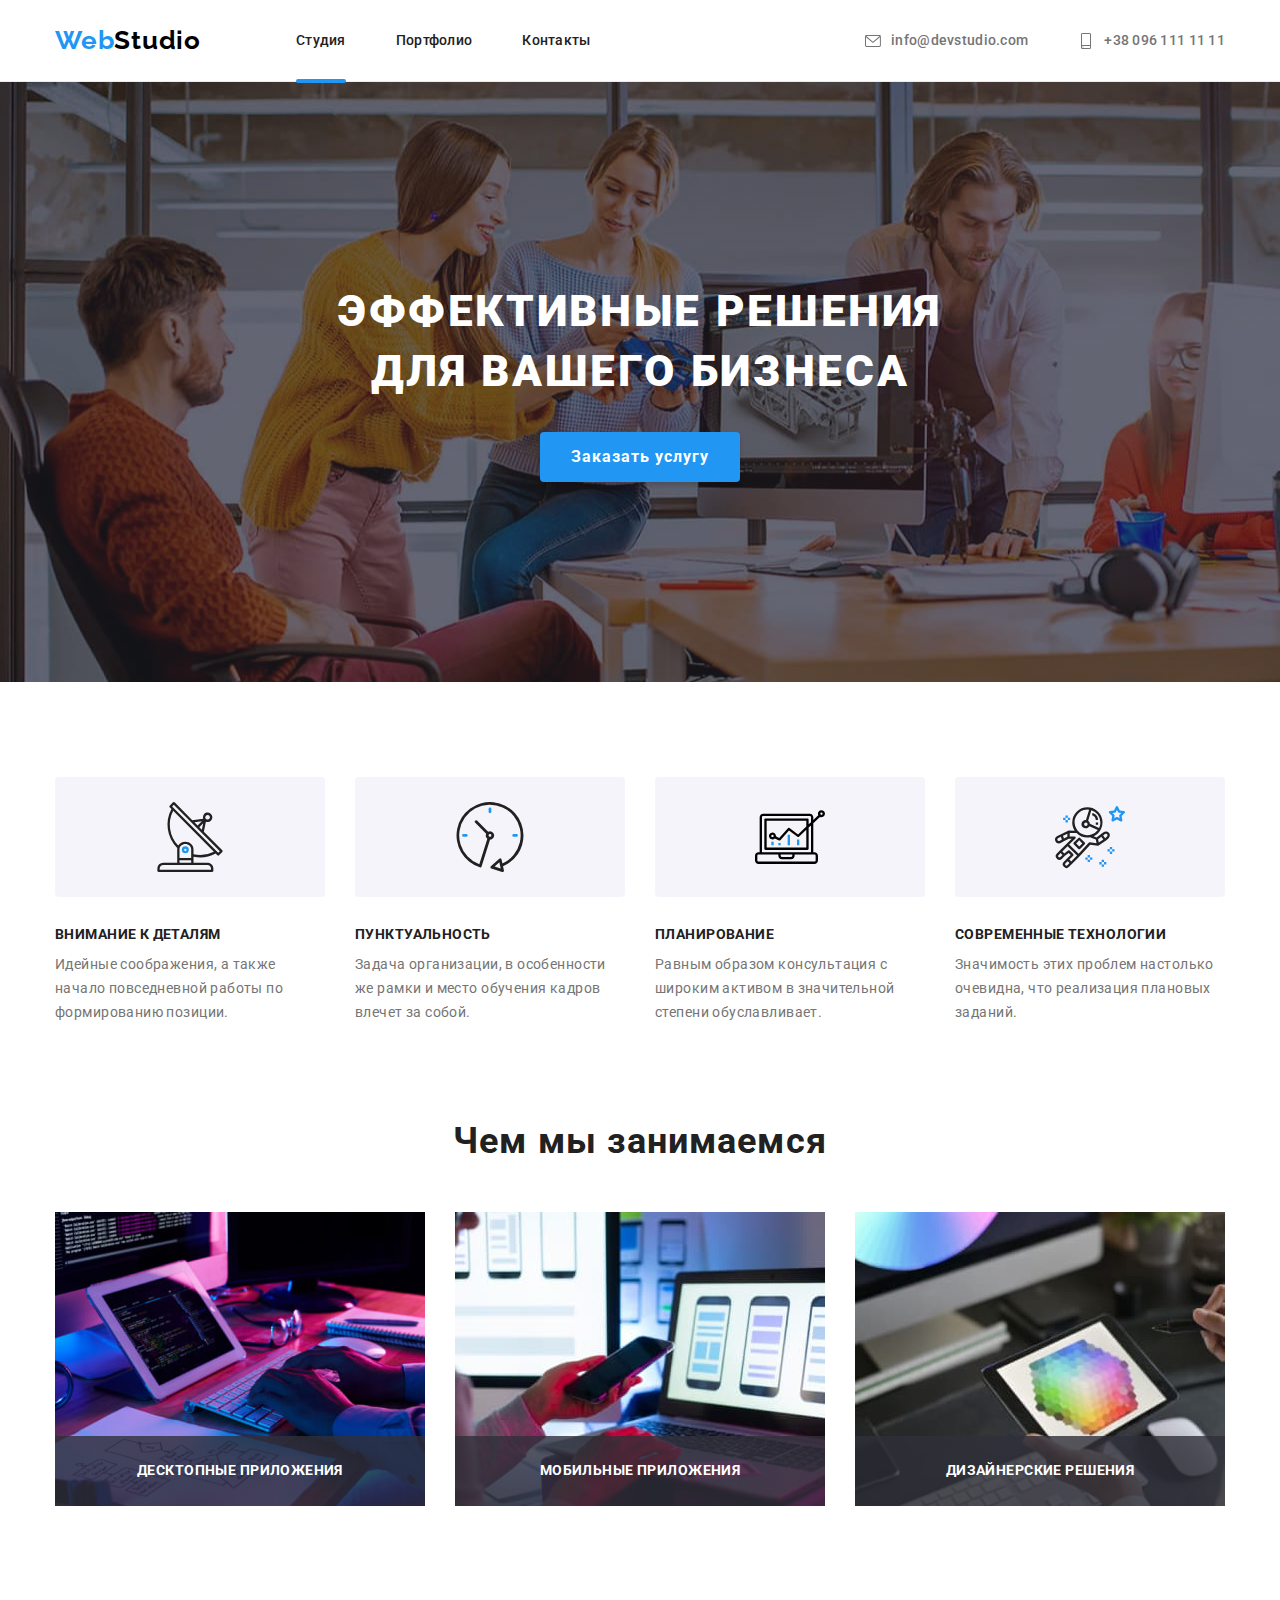
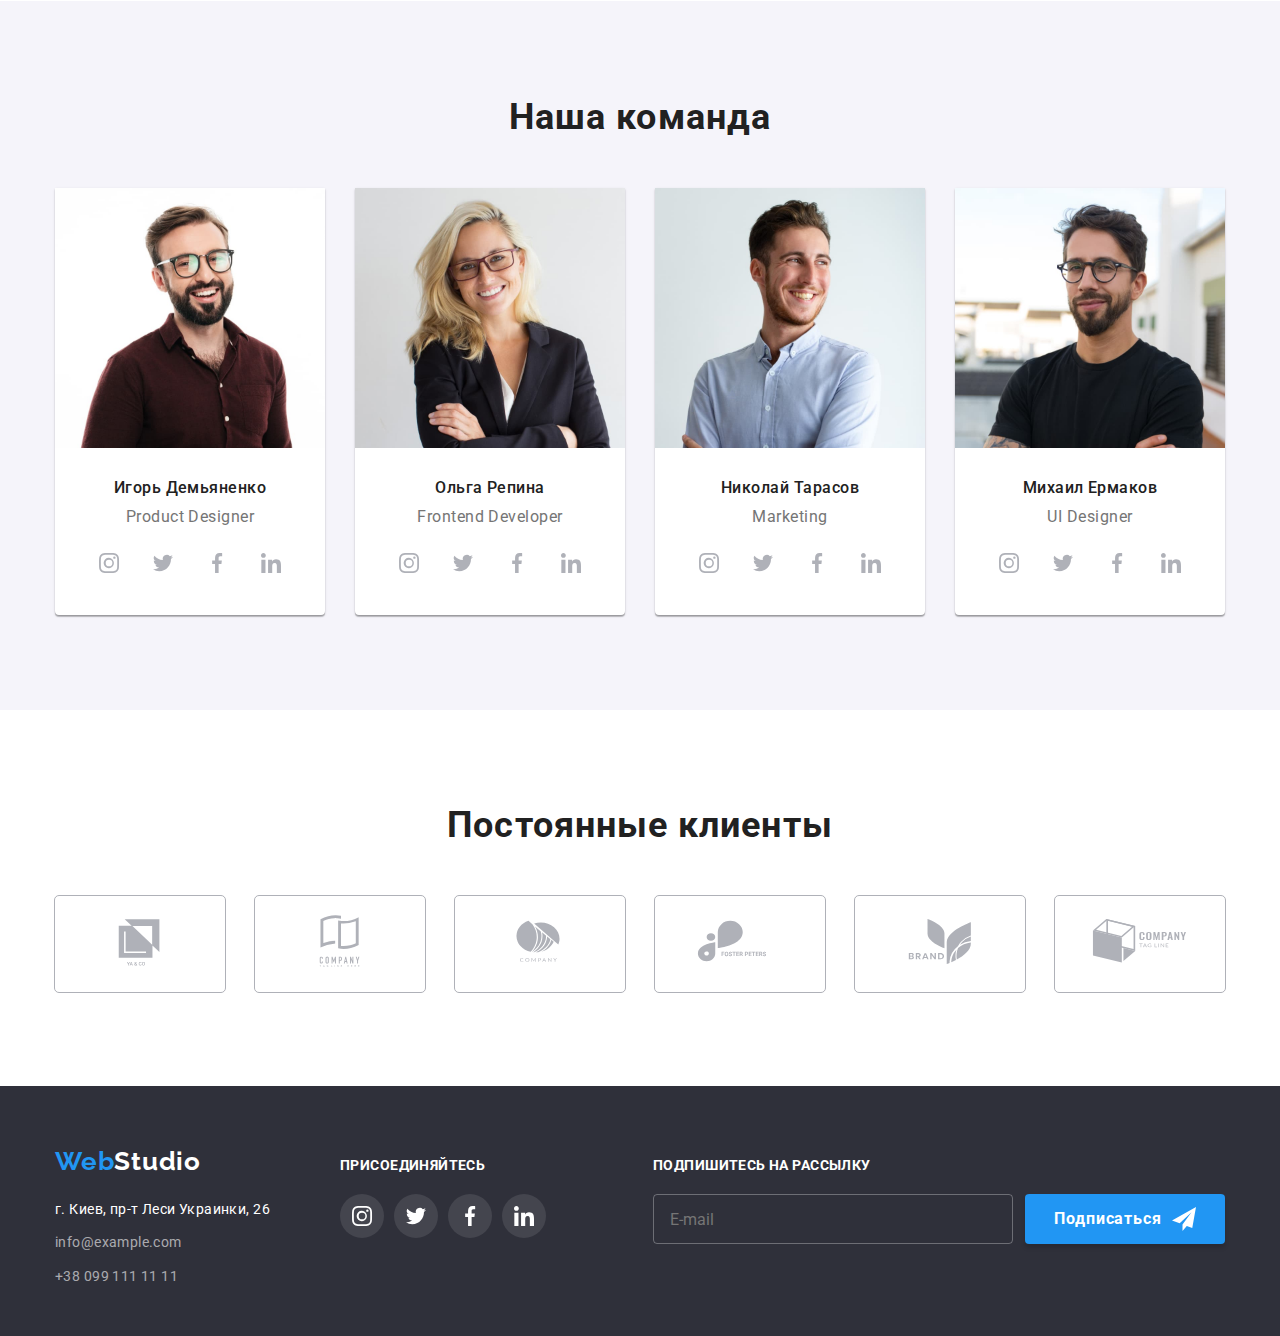
<file: index.html>
<!DOCTYPE html>
<html lang="ru">
  <head>
    <meta charset="UTF-8" />
    <meta http-equiv="X-UA-Compatible" content="IE=edge" />
    <meta name="viewport" content="width=device-width, initial-scale=1.0" />
    <title>homework #3</title>
    <link
      href="https://fonts.googleapis.com/css2?family=Raleway:wght@700&family=Roboto:wght@400;500;700;900&display=swap"
      rel="stylesheet"
    />
    <link
      rel="stylesheet"
      href="https://cdn.jsdelivr.net/npm/modern-normalize@1.1.0/modern-normalize.min.css"
    />
    <link rel="stylesheet" href="./css/styles.css" />
  </head>
  <body>
    <header class="header">
      <div class="main-container">
        <div class="header-content flex-container">
          <a href="./index.html" class="logo"
            ><span class="logo-accent">Web</span>Studio</a
          >
          <nav class="navigation">
            <ul class="navigation-list">
              <li class="navigation-item">
                <a href="./index.html" class="navigation-link current"
                  >Студия</a
                >
              </li>
              <li class="navigation-item">
                <a href="./portfolio.html" class="navigation-link">Портфолио</a>
              </li>
              <li class="navigation-item">
                <a href="" class="navigation-link">Контакты</a>
              </li>
            </ul>
          </nav>
          <ul class="contacts-list">
            <li class="contacts-item">
              <a href="mailto:info@devstudio.com" class="contacts-link">
                <svg class="contacts-icon">
                  <use
                    href="./images/icons/symbol-defs.svg#icon-envelope"
                  ></use>
                </svg>
                <span class="contacts-link-text"> info@devstudio.com </span></a
              >
            </li>
            <li class="contacts-item">
              <a href="tel:+380961111111" class="contacts-link">
                <svg class="contacts-icon">
                  <use
                    href="./images/icons/symbol-defs.svg#icon-smartphone"
                  ></use>
                </svg>
                <span class="contacts-link-text">+38 096 111 11 11 </span></a
              >
            </li>
          </ul>
        </div>
      </div>
    </header>
    <main>
      <!--hero-->
      <section class="hero">
        <div class="main-container">
          <h1 class="hero-title">
            Эффективные решения <br />
            для вашего бизнеса
          </h1>
          <button
            type="button"
            class="button-base button-order"
            data-modal-open
          >
            Заказать услугу
          </button>
        </div>
      </section>
      <!--Our goals-->
      <section class="goals">
        <div class="main-container">
          <h2 class="goals-main-title">Наши преимущества</h2>
          <ul class="goals-list flex-container">
            <li class="goals-item">
              <div class="goals-content">
                <div class="goals-picture">
                  <svg class="goals-icon">
                    <use
                      href="./images/icons/symbol-defs.svg#icon-antenna"
                    ></use>
                  </svg>
                </div>
                <h3 class="goals-title">Внимание к деталям</h3>
                <p>
                  Идейные соображения, а также начало повседневной работы по
                  формированию позиции.
                </p>
              </div>
            </li>
            <li class="goals-item">
              <div class="goals-content">
                <div class="goals-picture">
                  <svg class="goals-icon">
                    <use href="./images/icons/symbol-defs.svg#icon-clock"></use>
                  </svg>
                </div>
                <h3 class="goals-title">Пунктуальность</h3>
                <p>
                  Задача организации, в особенности же рамки и место обучения
                  кадров влечет за собой.
                </p>
              </div>
            </li>
            <li class="goals-item">
              <div class="goals-content">
                <div class="goals-picture">
                  <svg class="goals-icon">
                    <use
                      href="./images/icons/symbol-defs.svg#icon-diagram"
                    ></use>
                  </svg>
                </div>
                <h3 class="goals-title">Планирование</h3>
                <p>
                  Равным образом консультация с широким активом в значительной
                  степени обуславливает.
                </p>
              </div>
            </li>
            <li class="goals-item">
              <div class="goals-content">
                <div class="goals-picture">
                  <svg class="goals-icon">
                    <use
                      href="./images/icons/symbol-defs.svg#icon-astronaut"
                    ></use>
                  </svg>
                </div>
                <h3 class="goals-title">Современные технологии</h3>
                <p>
                  Значимость этих проблем настолько очевидна, что реализация
                  плановых заданий.
                </p>
              </div>
            </li>
          </ul>
        </div>
      </section>
      <!--About us-->
      <section class="about">
        <div class="main-container">
          <h2 class="section-title">Чем мы занимаемся</h2>
          <ul class="about-list flex-container">
            <li class="about-item">
              <a href="" class="about-item-link">
                <div class="about-content">
                  <img
                    src="./images/1.jpg"
                    alt="Руки на клавиатуре пишут программный код"
                  />
                  <div class="about-title-block">
                    <h3 class="about-title">Десктопные приложения</h3>
                  </div>
                </div>
              </a>
            </li>
            <li class="about-item">
              <a href="" class="about-item-link">
                <div class="about-content">
                  <img
                    src="./images/2.jpg"
                    alt="Создание прототипа приложения на экране монитора"
                  />
                  <div class="about-title-block">
                    <h3 class="about-title">Мобильные приложения</h3>
                  </div>
                </div>
              </a>
            </li>
            <li class="about-item">
              <a href="" class="about-item-link">
                <div class="about-content">
                  <img
                    src="./images/3.jpg"
                    alt="Выбор цветовой модели на графическом планшете"
                  />
                  <div class="about-title-block">
                    <h3 class="about-title">Дизайнерские решения</h3>
                  </div>
                </div>
              </a>
            </li>
          </ul>
        </div>
      </section>
      <!--Our team-->
      <section class="team">
        <div class="main-container">
          <h2 class="section-title">Наша команда</h2>
          <ul class="team-list flex-container">
            <li class="team-item">
              <div class="member-card">
                <img
                  class="member-photo"
                  src="./images/ot_1.jpg"
                  alt="Портрет Игорь Демьяненко"
                  width="270"
                  height="260"
                />
                <div class="member-info">
                  <h3 class="member-title">Игорь Демьяненко</h3>
                  <p class="member-position">Product Designer</p>
                  <!--Social icons list-->
                  <ul class="member-social-list flex-container">
                    <li class="member-social-item">
                      <a href="" class="member-social-link">
                        <svg class="social-icon">
                          <use
                            href="./images/icons/symbol-defs.svg#icon-insta"
                          ></use>
                        </svg>
                      </a>
                    </li>
                    <li class="member-social-item">
                      <a href="" class="member-social-link">
                        <svg class="social-icon">
                          <use
                            href="./images/icons/symbol-defs.svg#icon-twitter"
                          ></use>
                        </svg>
                      </a>
                    </li>
                    <li class="member-social-item">
                      <a href="" class="member-social-link">
                        <svg class="social-icon">
                          <use
                            href="./images/icons/symbol-defs.svg#icon-fb"
                          ></use>
                        </svg>
                      </a>
                    </li>
                    <li class="member-social-item">
                      <a href="" class="member-social-link">
                        <svg class="social-icon">
                          <use
                            href="./images/icons/symbol-defs.svg#icon-linked"
                          ></use>
                        </svg>
                      </a>
                    </li>
                  </ul>
                </div>
              </div>
            </li>
            <li class="team-item">
              <div class="member-card">
                <img
                  class="member-photo"
                  src="./images/ot_2.jpg"
                  alt="Портрет Ольга Репина"
                  width="270"
                  height="260"
                />
                <div class="member-info">
                  <h3 class="member-title">Ольга Репина</h3>
                  <p class="member-position">Frontend Developer</p>
                  <!--Social icons list-->
                  <ul class="member-social-list flex-container">
                    <li class="member-social-item">
                      <a href="" class="member-social-link">
                        <svg class="social-icon">
                          <use
                            href="./images/icons/symbol-defs.svg#icon-insta"
                          ></use>
                        </svg>
                      </a>
                    </li>
                    <li class="member-social-item">
                      <a href="" class="member-social-link">
                        <svg class="social-icon">
                          <use
                            href="./images/icons/symbol-defs.svg#icon-twitter"
                          ></use>
                        </svg>
                      </a>
                    </li>
                    <li class="member-social-item">
                      <a href="" class="member-social-link">
                        <svg class="social-icon">
                          <use
                            href="./images/icons/symbol-defs.svg#icon-fb"
                          ></use>
                        </svg>
                      </a>
                    </li>
                    <li class="member-social-item">
                      <a href="" class="member-social-link">
                        <svg class="social-icon">
                          <use
                            href="./images/icons/symbol-defs.svg#icon-linked"
                          ></use>
                        </svg>
                      </a>
                    </li>
                  </ul>
                </div>
              </div>
            </li>
            <li class="team-item">
              <div class="member-card">
                <img
                  class="member-photo"
                  src="./images/ot_3.jpg"
                  alt="Портрет Николай Тарасов"
                  width="270"
                  height="260"
                />
                <div class="member-info">
                  <h3 class="member-title">Николай Тарасов</h3>
                  <p class="member-position">Marketing</p>
                  <!--Social icons list-->
                  <ul class="member-social-list flex-container">
                    <li class="member-social-item">
                      <a href="" class="member-social-link">
                        <svg class="social-icon">
                          <use
                            href="./images/icons/symbol-defs.svg#icon-insta"
                          ></use>
                        </svg>
                      </a>
                    </li>
                    <li class="member-social-item">
                      <a href="" class="member-social-link">
                        <svg class="social-icon">
                          <use
                            href="./images/icons/symbol-defs.svg#icon-twitter"
                          ></use>
                        </svg>
                      </a>
                    </li>
                    <li class="member-social-item">
                      <a href="" class="member-social-link">
                        <svg class="social-icon">
                          <use
                            href="./images/icons/symbol-defs.svg#icon-fb"
                          ></use>
                        </svg>
                      </a>
                    </li>
                    <li class="member-social-item">
                      <a href="" class="member-social-link">
                        <svg class="social-icon">
                          <use
                            href="./images/icons/symbol-defs.svg#icon-linked"
                          ></use>
                        </svg>
                      </a>
                    </li>
                  </ul>
                </div>
              </div>
            </li>
            <li class="team-item">
              <div class="member-card">
                <img
                  class="member-photo"
                  src="./images/ot_4.jpg"
                  alt="Портрет Михаил Ермаков"
                  width="270"
                  height="260"
                />
                <div class="member-info">
                  <h3 class="member-title">Михаил Ермаков</h3>
                  <p class="member-position">UI Designer</p>
                  <!--Social icons list-->
                  <ul class="member-social-list flex-container">
                    <li class="member-social-item">
                      <a href="" class="member-social-link">
                        <svg class="social-icon">
                          <use
                            href="./images/icons/symbol-defs.svg#icon-insta"
                          ></use>
                        </svg>
                      </a>
                    </li>
                    <li class="member-social-item">
                      <a href="" class="member-social-link">
                        <svg class="social-icon">
                          <use
                            href="./images/icons/symbol-defs.svg#icon-twitter"
                          ></use>
                        </svg>
                      </a>
                    </li>
                    <li class="member-social-item">
                      <a href="" class="member-social-link">
                        <svg class="social-icon">
                          <use
                            href="./images/icons/symbol-defs.svg#icon-fb"
                          ></use>
                        </svg>
                      </a>
                    </li>
                    <li class="member-social-item">
                      <a href="" class="member-social-link">
                        <svg class="social-icon">
                          <use
                            href="./images/icons/symbol-defs.svg#icon-linked"
                          ></use>
                        </svg>
                      </a>
                    </li>
                  </ul>
                </div>
              </div>
            </li>
          </ul>
        </div>
      </section>
      <!--Clients-->
      <section class="clients">
        <div class="main-container">
          <h2 class="section-title">Постоянные клиенты</h2>
          <ul class="client-list flex-container">
            <li class="client-list-item">
              <a href="" class="client-item-link">
                <div class="client-item-content">
                  <svg class="client-icon">
                    <use
                      href="./images/icons/symbol-defs.svg#icon-company1"
                    ></use>
                  </svg>
                </div>
              </a>
            </li>
            <li class="client-list-item">
              <a href="" class="client-item-link">
                <div class="client-item-content">
                  <svg class="client-icon">
                    <use
                      href="./images/icons/symbol-defs.svg#icon-company2"
                    ></use>
                  </svg>
                </div>
              </a>
            </li>
            <li class="client-list-item">
              <a href="" class="client-item-link">
                <div class="client-item-content">
                  <svg class="client-icon">
                    <use
                      href="./images/icons/symbol-defs.svg#icon-company3"
                    ></use>
                  </svg>
                </div>
              </a>
            </li>
            <li class="client-list-item">
              <a href="" class="client-item-link">
                <div class="client-item-content">
                  <svg class="client-icon">
                    <use
                      href="./images/icons/symbol-defs.svg#icon-company4"
                    ></use>
                  </svg>
                </div>
              </a>
            </li>
            <li class="client-list-item">
              <a href="" class="client-item-link">
                <div class="client-item-content">
                  <svg class="client-icon">
                    <use
                      href="./images/icons/symbol-defs.svg#icon-company5"
                    ></use>
                  </svg>
                </div>
              </a>
            </li>
            <li class="client-list-item">
              <a href="" class="client-item-link">
                <div class="client-item-content">
                  <svg class="client-icon">
                    <use
                      href="./images/icons/symbol-defs.svg#icon-company6"
                    ></use>
                  </svg>
                </div>
              </a>
            </li>
          </ul>
        </div>
      </section>
    </main>
    <!--footer-->
    <footer class="footer">
      <div class="main-container">
        <div class="footer-content flex-container">
          <div class="footer-adress">
            <a href="./index.html" class="footer-logo"
              ><span class="logo-accent">Web</span>Studio</a
            >
            <address>
              <ul class="adress-list">
                <li class="adress-item">
                  <a
                    href="https://www.google.pl/maps/place/%D0%B1%D1%83%D0%BB.+%D0%9B%D0%B5%D1%81%D0%B8+%D0%A3%D0%BA%D1%80%D0%B0%D0%B8%D0%BD%D0%BA%D0%B8,+26,+%D0%9A%D0%B8%D0%B5%D0%B2,+%D0%A3%D0%BA%D1%80%D0%B0%D0%B8%D0%BD%D0%B0,+02000/@50.4265807,30.5361971,17z/data=!3m1!4b1!4m5!3m4!1s0x40d4cf0e033ecbe9:0x57a4dffefec77da0!8m2!3d50.4265807!4d30.5383858?hl=ru"
                    target="_blank"
                    class="adress-text location"
                  >
                    г. Киев, пр-т Леси Украинки, 26
                  </a>
                </li>
                <li class="adress-item">
                  <a href="mailto:info@example.com" class="adress-text">
                    info@example.com</a
                  >
                </li>
                <li class="adress-item">
                  <a href="tel:+380991111111" class="adress-text">
                    +38 099 111 11 11</a
                  >
                </li>
              </ul>
            </address>
          </div>
          <!--end footer-adress-->
          <div class="footer-social">
            <p class="footer-social-text">присоединяйтесь</p>
            <ul class="footer-social-list flex-container">
              <li class="footer-social-item">
                <a href="" class="footer-social-link">
                  <svg class="social-icon">
                    <use href="./images/icons/symbol-defs.svg#icon-insta"></use>
                  </svg>
                </a>
              </li>
              <li class="footer-social-item">
                <a href="" class="footer-social-link">
                  <svg class="social-icon">
                    <use
                      href="./images/icons/symbol-defs.svg#icon-twitter"
                    ></use>
                  </svg>
                </a>
              </li>
              <li class="footer-social-item">
                <a href="" class="footer-social-link">
                  <svg class="social-icon">
                    <use href="./images/icons/symbol-defs.svg#icon-fb"></use>
                  </svg>
                </a>
              </li>
              <li class="footer-social-item">
                <a href="" class="footer-social-link">
                  <svg class="social-icon">
                    <use
                      href="./images/icons/symbol-defs.svg#icon-linked"
                    ></use>
                  </svg>
                </a>
              </li>
            </ul>
          </div>
          <!--footer mailing form-->
          <div class="footer-mailing">
            <p class="footer-mailing-text">Подпишитесь на рассылку</p>
            <form
              class="mailing-form"
              action="#"
              autocomplete="off"
              novalidate
              name="mailing-form"
            >
              <label class="mailing-lable" for="mailing-email"></label>
              <input
                class="mailing-input"
                type="email"
                id="mailing-email"
                name="mailing-email"
                placeholder="E-mail"
              />
              <!--try to place button icon via positiob avsolute-->
              <!-- <div class="mailing-button-thmb">
                <button type="submit" class="button-base button-order">
                  Подписаться
                </button>
                <div class="mailing-icon-thmb">
                  <svg class="mailing-button-icon">
                    <use href="./images/icons/symbol-defs.svg#send"></use>
                  </svg>
                </div>
              </div>-->
              <button
                type="submit"
                class="button-base button-order mailing-button"
              >
                <span class="mailing-button-text">Подписаться</span>
                <svg class="mailing-button-icon">
                  <use href="./images/icons/symbol-defs.svg#send"></use>
                </svg>
              </button>
            </form>
          </div>
        </div>
      </div>
    </footer>
    <!--modal-->
    <div class="back-drop is-hidden" data-modal>
      <div class="modal">
        <button type="button" class="modal-close" data-modal-close>
          <svg class="modal-close-icon">
            <use href="./images/icons/symbol-defs.svg#icon-close"></use>
          </svg>
        </button>
        <h2 class="modal-title">Оставьте свои данные, мы вам перезвоним</h2>
        <!--modal form-->
        <form
          action="#"
          autocomplete="off"
          novalidate
          name="order-from"
          class="form"
        >
          <label for="username" class="form-lable">Имя</label>
          <div class="form-input-thmb">
            <input
              type="text"
              id="username"
              class="form-input"
              name="username"
            />

            <svg class="form-icon">
              <use href="./images/icons/symbol-defs.svg#user"></use>
            </svg>
          </div>
          <label for="phone" class="form-lable">Телефон</label>
          <div class="form-input-thmb">
            <input type="tel" id="phone" class="form-input" name="phone" />
            <svg class="form-icon">
              <use href="./images/icons/symbol-defs.svg#phone"></use>
            </svg>
          </div>
          <label for="email" class="form-lable">Почта</label>
          <div class="form-input-thmb">
            <input class="form-input" type="email" id="email" name="email" />
            <svg class="form-icon">
              <use href="./images/icons/symbol-defs.svg#envelope"></use>
            </svg>
          </div>
          <label class="form-lable" for="comment">Комментарий</label>
          <textarea
            id="comment"
            class="form-input comment"
            name="comment"
            placeholder="Введите текст"
          ></textarea>
          <div class="form-section term-section">
            <label for="terms" class="form-lable term-lable">
              <input class="form-checkbox" type="checkbox" id="terms" />
              <span class="custom-checkbox"></span>
              <span class="lable-text">
                Соглашаюсь с рассылкой и принимаю
                <a href="" class="terms-link">Условия договора</a>
              </span></label
            >
          </div>
          <button type="submit" class="button-base button-order">
            Отправить
          </button>
        </form>
      </div>
    </div>
    <script src="./modal.js"></script>
  </body>
</html>
</file>
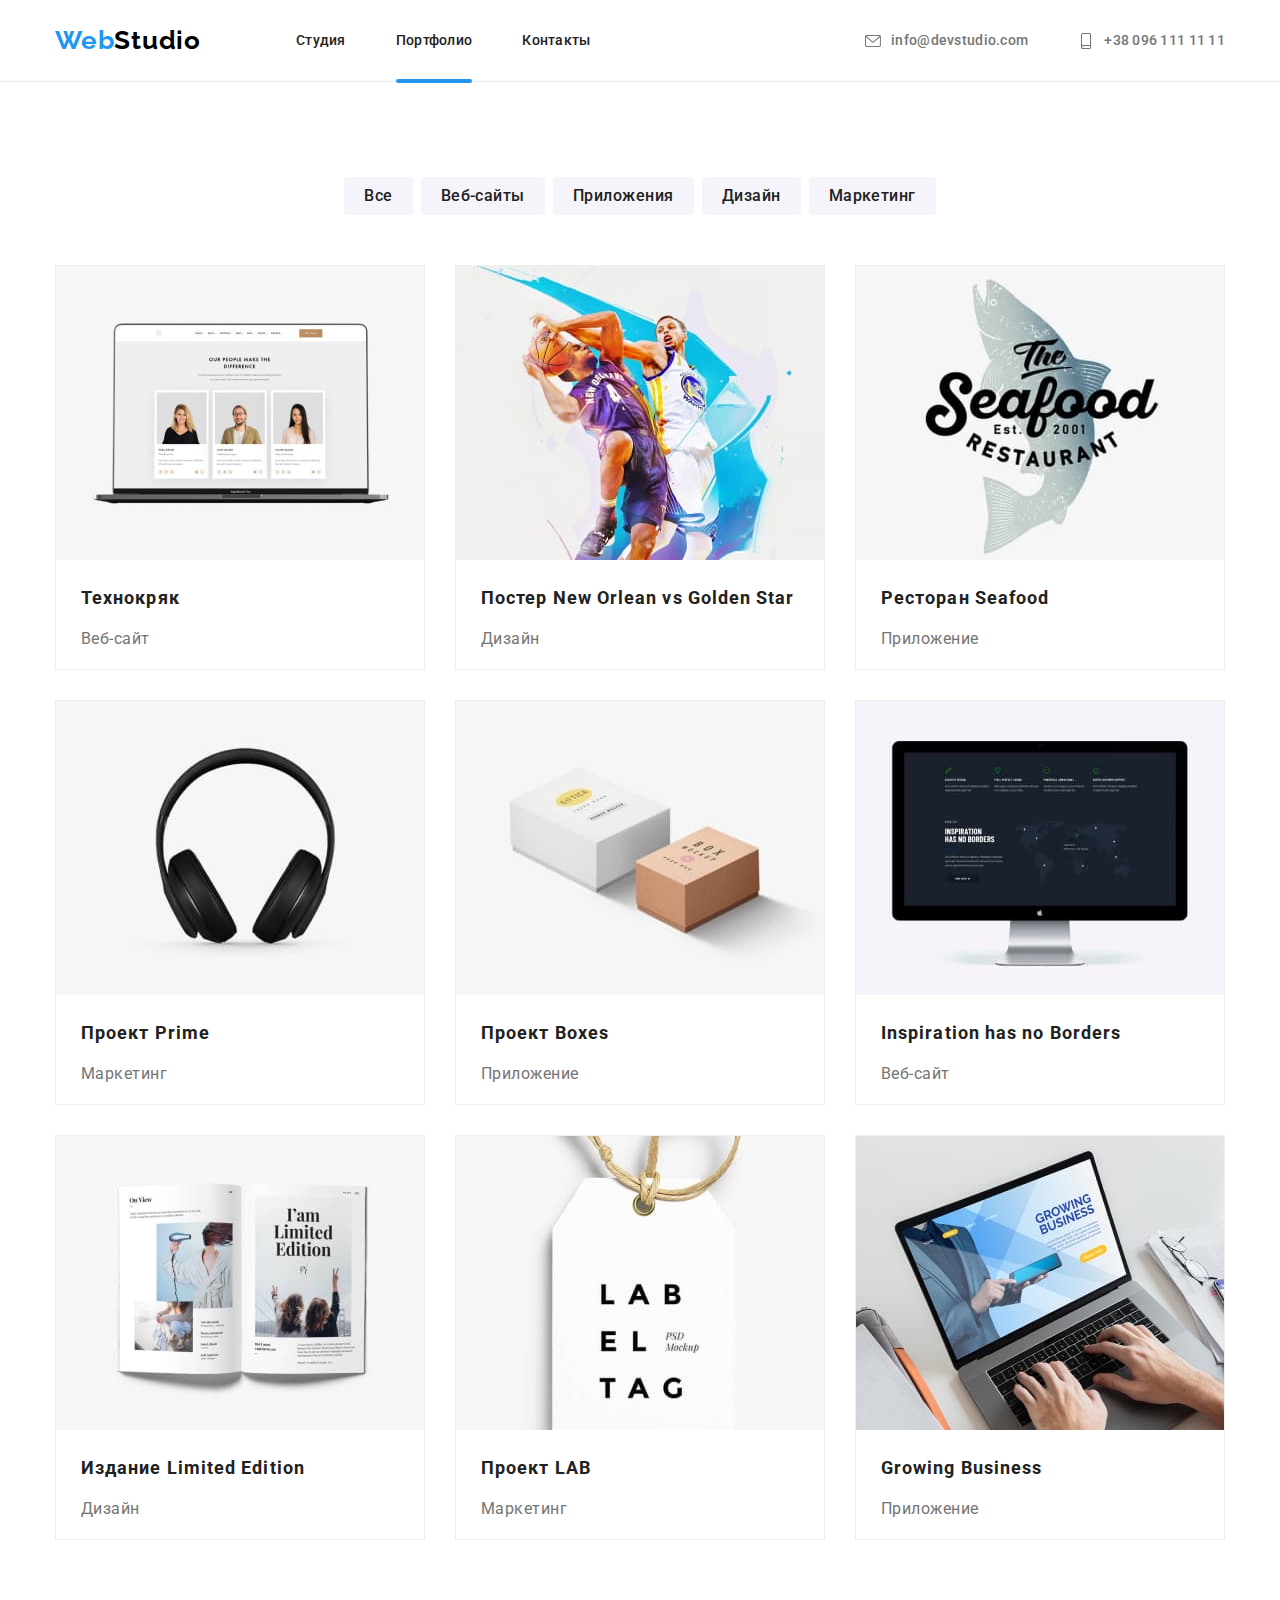
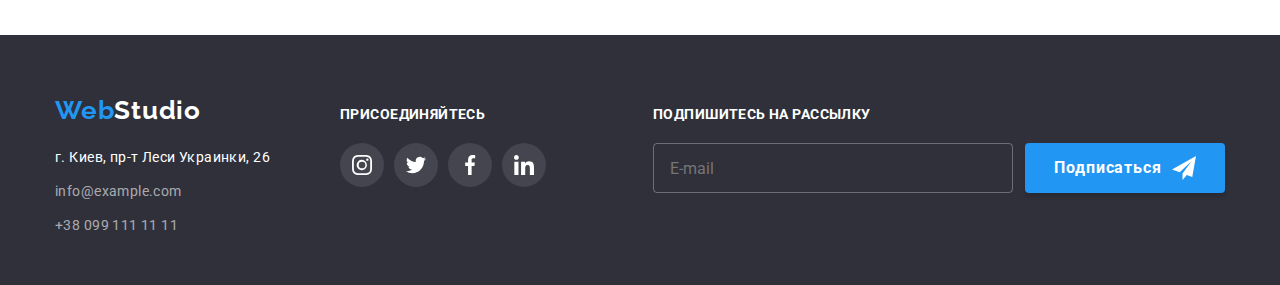
<file: portfolio.html>
<!DOCTYPE html>
<html lang="ru">
  <head>
    <meta charset="UTF-8" />
    <meta http-equiv="X-UA-Compatible" content="IE=edge" />
    <meta name="viewport" content="width=device-width, initial-scale=1.0" />
    <title>Portfolio</title>
    <link
      href="https://fonts.googleapis.com/css2?family=Raleway:wght@700&family=Roboto:wght@400;500;700;900&display=swap"
      rel="stylesheet"
    />
    <link
      rel="stylesheet"
      href="https://cdn.jsdelivr.net/npm/modern-normalize@1.1.0/modern-normalize.min.css"
    />
    <link rel="stylesheet" href="./css/styles.css" />
  </head>
  <body>
    <header class="header">
      <div class="main-container">
        <div class="header-content flex-container">
          <a href="./index.html" class="logo"
            ><span class="logo-accent">Web</span>Studio</a
          >
          <nav class="navigation">
            <ul class="navigation-list">
              <li class="navigation-item">
                <a href="./index.html" class="navigation-link">Студия</a>
              </li>
              <li class="navigation-item">
                <a href="./portfolio.html" class="navigation-link current"
                  >Портфолио</a
                >
              </li>
              <li class="navigation-item">
                <a href="" class="navigation-link">Контакты</a>
              </li>
            </ul>
          </nav>
          <ul class="contacts-list">
            <li class="contacts-item">
              <a href="mailto:info@devstudio.com" class="contacts-link">
                <svg class="contacts-icon">
                  <use
                    href="./images/icons/symbol-defs.svg#icon-envelope"
                  ></use>
                </svg>
                info@devstudio.com</a
              >
            </li>
            <li class="contacts-item">
              <a href="tel:+380961111111" class="contacts-link">
                <svg class="contacts-icon">
                  <use
                    href="./images/icons/symbol-defs.svg#icon-smartphone"
                  ></use>
                </svg>
                +38 096 111 11 11</a
              >
            </li>
          </ul>
        </div>
      </div>
    </header>
    <!--<header class="header">
      <div class="main-container">
        <div class="flex-container">
          <a href="./index.html" class="logo"
            ><span class="logo-accent">Web</span>Studio</a
          >
          <nav class="navigation">
            <ul class="navigation-list">
              <li class="navigation-item">
                <a href="./index.html" class="navigation-link">Студия</a>
              </li>
              <li class="navigation-item">
                <a href="./portfolio.html" class="navigation-link">Портфолио</a>
              </li>
              <li class="navigation-item">
                <a href="" class="navigation-link">Контакты</a>
              </li>
            </ul>
          </nav>
          <ul class="contacts-list">
            <li class="contacts-item">
              <a href="mailto:info@devstudio.com" class="contacts-link">
                info@devstudio.com</a
              >
            </li>
            <li class="contacts-item">
              <a href="tel:+380961111111" class="contacts-link"
                >+38 096 111 11 11</a
              >
            </li>
          </ul>
        </div>
      </div>
    </header>-->
    <main>
      <!--portfolio-->
      <section class="portfolio">
        <div class="main-container">
          <h1 class="portfolio-title">Наше портфолио</h1>
          <!--portfolio filters-->
          <ul class="portfolio-filter-list flex-container">
            <li class="portfolio-filter-item">
              <button type="button" class="button-primary filter">Все</button>
            </li>
            <li class="portfolio-filter-item">
              <button type="button" class="button-primary filter">
                Веб-сайты
              </button>
            </li>
            <li class="portfolio-filter-item">
              <button type="button" class="button-primary filter">
                Приложения
              </button>
            </li>
            <li class="portfolio-filter-item">
              <button type="button" class="button-primary filter">
                Дизайн
              </button>
            </li>
            <li class="portfolio-filter-item">
              <button type="button" class="button-primary filter">
                Маркетинг
              </button>
            </li>
          </ul>
          <!--portfolio items-->
          <ul class="portfolio-list flex-container">
            <li class="portfolio-item">
              <!--Технокряк-->
              <a href="" class="portfolio-item-link">
                <div class="product-photo-thmb">
                  <img
                    class="portfolio-photo"
                    src="./images/prtfl_tehnokriak.jpg"
                    alt="Страница проекта Технокряк"
                  />
                  <div class="portfolio-text-thmb">
                    <p class="portfolio-item-text">
                      Ресурс предлагает комплексные предложения с разным уровнем
                      функционала и сервисов. Все это позволит посетителю
                      получить исчерпывающие сведения о компании или частном
                      лице.
                    </p>
                  </div>
                </div>
              </a>
              <div class="portfolio-description">
                <a href="" class="portfolio-item-link">
                  <h2 class="portfolio-item-title">Технокряк</h2>
                </a>
                <p class="portfolio-category">Веб-сайт</p>
              </div>
            </li>
            <li class="portfolio-item">
              <!--New Orlean-->
              <a href="" class="portfolio-item-link">
                <div class="product-photo-thmb">
                  <img
                    class="portfolio-photo"
                    src="./images/prtfl_new_orlean.jpg"
                    alt="Дизайн постера New Orlean"
                  />
                  <div class="portfolio-text-thmb">
                    <p class="portfolio-item-text">
                      Ресурс предлагает комплексные предложения с разным уровнем
                      функционала и сервисов. Все это позволит посетителю
                      получить исчерпывающие сведения о компании или частном
                      лице.
                    </p>
                  </div>
                </div>
              </a>
              <div class="portfolio-description">
                <a href="" class="portfolio-item-link">
                  <h2 class="portfolio-item-title">
                    Постер New Orlean vs Golden Star
                  </h2>
                </a>
                <p class="portfolio-category">Дизайн</p>
              </div>
            </li>
            <li class="portfolio-item">
              <!--SeaFood-->
              <a href="" class="portfolio-item-link">
                <div class="product-photo-thmb">
                  <img
                    class="portfolio-photo"
                    src="./images/prtfl_seafood.jpg"
                    alt="Логотип приложения SeaFood"
                  />
                  <div class="portfolio-text-thmb">
                    <p class="portfolio-item-text">
                      Ресурс предлагает комплексные предложения с разным уровнем
                      функционала и сервисов. Все это позволит посетителю
                      получить исчерпывающие сведения о компании или частном
                      лице.
                    </p>
                  </div>
                </div>
              </a>
              <div class="portfolio-description">
                <a href="" class="portfolio-item-link">
                  <h2 class="portfolio-item-title">Ресторан Seafood</h2>
                </a>
                <p class="portfolio-category">Приложение</p>
              </div>
            </li>
            <li class="portfolio-item">
              <!--Prime-->
              <a href="" class="portfolio-item-link">
                <div class="product-photo-thmb">
                  <img
                    class="portfolio-photo"
                    src="./images/prtfl_prime.jpg"
                    alt="Аватар маркетингового проекта Prime "
                  />
                  <div class="portfolio-text-thmb">
                    <p class="portfolio-item-text">
                      Ресурс предлагает комплексные предложения с разным уровнем
                      функционала и сервисов. Все это позволит посетителю
                      получить исчерпывающие сведения о компании или частном
                      лице.
                    </p>
                  </div>
                </div>
              </a>
              <div class="portfolio-description">
                <a href="" class="portfolio-item-link">
                  <h2 class="portfolio-item-title">Проект Prime</h2>
                </a>
                <p class="portfolio-category">Маркетинг</p>
              </div>
            </li>
            <li class="portfolio-item">
              <!--Boxes-->
              <a href="" class="portfolio-item-link">
                <div class="product-photo-thmb">
                  <img
                    class="portfolio-photo"
                    src="./images/prtfl_boxes.jpg"
                    alt="Аватар приложения Boxes "
                  />
                  <div class="portfolio-text-thmb">
                    <p class="portfolio-item-text">
                      Ресурс предлагает комплексные предложения с разным уровнем
                      функционала и сервисов. Все это позволит посетителю
                      получить исчерпывающие сведения о компании или частном
                      лице.
                    </p>
                  </div>
                </div>
              </a>
              <div class="portfolio-description">
                <a href="" class="portfolio-item-link">
                  <h2 class="portfolio-item-title">Проект Boxes</h2>
                </a>
                <p class="portfolio-category">Приложение</p>
              </div>
            </li>
            <li class="portfolio-item">
              <!--Inspiration has no Borders-->
              <a href="" class="portfolio-item-link">
                <div class="product-photo-thmb">
                  <img
                    class="portfolio-photo"
                    src="./images/prtfl_inspiration_no_norders.jpg"
                    alt="Главная страница веб-сайта Inspiration has no Borders  "
                  />
                  <div class="portfolio-text-thmb">
                    <p class="portfolio-item-text">
                      Ресурс предлагает комплексные предложения с разным уровнем
                      функционала и сервисов. Все это позволит посетителю
                      получить исчерпывающие сведения о компании или частном
                      лице.
                    </p>
                  </div>
                </div>
              </a>
              <div class="portfolio-description">
                <a href="" class="portfolio-item-link">
                  <h2 class="portfolio-item-title">
                    Inspiration has no Borders
                  </h2>
                </a>
                <p class="portfolio-category">Веб-сайт</p>
              </div>
            </li>
            <li class="portfolio-item">
              <!--Limited Edition-->
              <a href="" class="portfolio-item-link">
                <div class="product-photo-thmb">
                  <img
                    class="portfolio-photo"
                    src="./images/prtfl_limited_editions.jpg"
                    alt="Прмер разворота журнала Limited Edition"
                  />
                  <div class="portfolio-text-thmb">
                    <p class="portfolio-item-text">
                      Ресурс предлагает комплексные предложения с разным уровнем
                      функционала и сервисов. Все это позволит посетителю
                      получить исчерпывающие сведения о компании или частном
                      лице.
                    </p>
                  </div>
                </div>
              </a>
              <div class="portfolio-description">
                <a href="" class="portfolio-item-link">
                  <h2 class="portfolio-item-title">Издание Limited Edition</h2>
                </a>
                <p class="portfolio-category">Дизайн</p>
              </div>
            </li>
            <li class="portfolio-item">
              <!--LAB-->
              <a href="" class="portfolio-item-link">
                <div class="product-photo-thmb">
                  <img
                    class="portfolio-photo"
                    src="./images/prtfl_lab.jpg"
                    alt="Аватар маркетинового проекта LAB"
                  />
                  <div class="portfolio-text-thmb">
                    <p class="portfolio-item-text">
                      Ресурс предлагает комплексные предложения с разным уровнем
                      функционала и сервисов. Все это позволит посетителю
                      получить исчерпывающие сведения о компании или частном
                      лице.
                    </p>
                  </div>
                </div>
              </a>
              <div class="portfolio-description">
                <a href="" class="portfolio-item-link">
                  <h2 class="portfolio-item-title">Проект LAB</h2>
                </a>
                <p class="portfolio-category">Маркетинг</p>
              </div>
            </li>
            <li class="portfolio-item">
              <!--Growing Business-->
              <a href="" class="portfolio-item-link">
                <div class="product-photo-thmb">
                  <img
                    class="portfolio-photo"
                    src="./images/prtfl_growing_business.jpg"
                    alt="Визуализация приложения Growing Business"
                  />
                  <div class="portfolio-text-thmb">
                    <p class="portfolio-item-text">
                      Ресурс предлагает комплексные предложения с разным уровнем
                      функционала и сервисов. Все это позволит посетителю
                      получить исчерпывающие сведения о компании или частном
                      лице.
                    </p>
                  </div>
                </div>
              </a>
              <div class="portfolio-description">
                <a href="" class="portfolio-item-link">
                  <h2 class="portfolio-item-title">Growing Business</h2>
                </a>
                <p class="portfolio-category">Приложение</p>
              </div>
            </li>
          </ul>
        </div>
      </section>
    </main>
    <!--footer-->
    <footer class="footer">
      <div class="main-container">
        <div class="footer-content flex-container">
          <div class="footer-adress">
            <a href="./index.html" class="footer-logo"
              ><span class="logo-accent">Web</span>Studio</a
            >
            <address>
              <ul class="adress-list">
                <li class="adress-item">
                  <a
                    href="https://www.google.pl/maps/place/%D0%B1%D1%83%D0%BB.+%D0%9B%D0%B5%D1%81%D0%B8+%D0%A3%D0%BA%D1%80%D0%B0%D0%B8%D0%BD%D0%BA%D0%B8,+26,+%D0%9A%D0%B8%D0%B5%D0%B2,+%D0%A3%D0%BA%D1%80%D0%B0%D0%B8%D0%BD%D0%B0,+02000/@50.4265807,30.5361971,17z/data=!3m1!4b1!4m5!3m4!1s0x40d4cf0e033ecbe9:0x57a4dffefec77da0!8m2!3d50.4265807!4d30.5383858?hl=ru"
                    target="_blank"
                    class="adress-text location"
                  >
                    г. Киев, пр-т Леси Украинки, 26
                  </a>
                </li>
                <li class="adress-item">
                  <a href="mailto:info@example.com" class="adress-text">
                    info@example.com</a
                  >
                </li>
                <li class="adress-item">
                  <a href="tel:+380991111111" class="adress-text">
                    +38 099 111 11 11</a
                  >
                </li>
              </ul>
            </address>
          </div>
          <!--end footer-adress-->
          <div class="footer-social">
            <p class="footer-social-text">присоединяйтесь</p>
            <ul class="footer-social-list flex-container">
              <li class="footer-social-item">
                <a href="" class="footer-social-link">
                  <svg class="social-icon">
                    <use href="./images/icons/symbol-defs.svg#icon-insta"></use>
                  </svg>
                </a>
              </li>
              <li class="footer-social-item">
                <a href="" class="footer-social-link">
                  <svg class="social-icon">
                    <use
                      href="./images/icons/symbol-defs.svg#icon-twitter"
                    ></use>
                  </svg>
                </a>
              </li>
              <li class="footer-social-item">
                <a href="" class="footer-social-link">
                  <svg class="social-icon">
                    <use href="./images/icons/symbol-defs.svg#icon-fb"></use>
                  </svg>
                </a>
              </li>
              <li class="footer-social-item">
                <a href="" class="footer-social-link">
                  <svg class="social-icon">
                    <use
                      href="./images/icons/symbol-defs.svg#icon-linked"
                    ></use>
                  </svg>
                </a>
              </li>
            </ul>
          </div>
          <!--footer mailing form-->
          <div class="footer-mailing">
            <p class="footer-mailing-text">Подпишитесь на рассылку</p>
            <form
              class="mailing-form"
              action="#"
              autocomplete="off"
              novalidate
              name="mailing-form"
            >
              <label class="mailing-lable" for="mailing-email"></label>
              <input
                class="mailing-input"
                type="email"
                id="mailing-email"
                name="mailing-email"
                placeholder="E-mail"
              />
              <!--try to place button icon via positiob avsolute-->
              <!-- <div class="mailing-button-thmb">
                <button type="submit" class="button-base button-order">
                  Подписаться
                </button>
                <div class="mailing-icon-thmb">
                  <svg class="mailing-button-icon">
                    <use href="./images/icons/symbol-defs.svg#send"></use>
                  </svg>
                </div>
              </div>-->
              <button
                type="submit"
                class="button-base button-order mailing-button"
              >
                <span class="mailing-button-text">Подписаться</span>
                <svg class="mailing-button-icon">
                  <use href="./images/icons/symbol-defs.svg#send"></use>
                </svg>
              </button>
            </form>
          </div>
        </div>
      </div>
    </footer>
  </body>
</html>
</file>
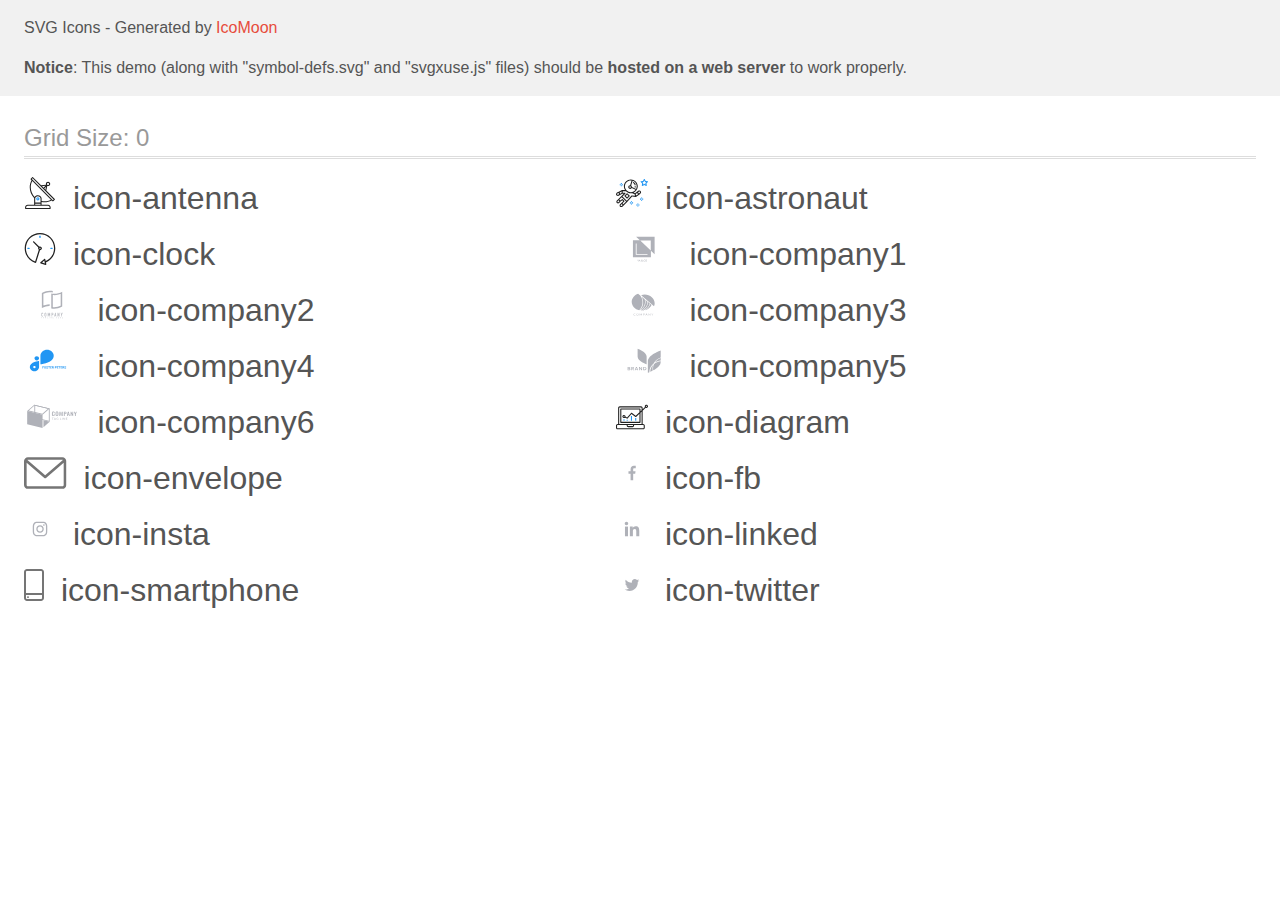
<file: images/icons/icomoon (1)/demo-external-svg.html>
<!doctype html>
<html>
<head>
    <title>IcoMoon - SVG Icons</title>
    <meta charset="utf-8">
    <meta name="viewport" content="width=device-width, initial-scale=1">
    <link rel="stylesheet" href="demo-files/demo.css">
    <link rel="stylesheet" href="style.css">
</head>
<body>
<header class="bgc1 clearfix">
<div class="mhl">
    <p>SVG Icons - Generated by <a href="https://icomoon.io/app">IcoMoon</a></p><p><strong>Notice</strong>: This demo (along with "symbol-defs.svg" and "svgxuse.js" files) should be <b>hosted on a web server</b> to work properly.</p>
</div>
</header>
    <div class="clearfix mhl ptl">
        <h1 class="mvm mtn fgc1">Grid Size: 0</h1>
        <div class="glyph fs1">
            <div class="clearfix pbs">
                <svg class="icon-antenna"><use xlink:href="symbol-defs.svg#icon-antenna"></use></svg><span class="name"> icon-antenna</span>
            </div>
        </div>
        <div class="glyph fs1">
            <div class="clearfix pbs">
                <svg class="icon-astronaut"><use xlink:href="symbol-defs.svg#icon-astronaut"></use></svg><span class="name"> icon-astronaut</span>
            </div>
        </div>
        <div class="glyph fs1">
            <div class="clearfix pbs">
                <svg class="icon-clock"><use xlink:href="symbol-defs.svg#icon-clock"></use></svg><span class="name"> icon-clock</span>
            </div>
        </div>
        <div class="glyph fs1">
            <div class="clearfix pbs">
                <svg class="icon-company1"><use xlink:href="symbol-defs.svg#icon-company1"></use></svg><span class="name"> icon-company1</span>
            </div>
        </div>
        <div class="glyph fs1">
            <div class="clearfix pbs">
                <svg class="icon-company2"><use xlink:href="symbol-defs.svg#icon-company2"></use></svg><span class="name"> icon-company2</span>
            </div>
        </div>
        <div class="glyph fs1">
            <div class="clearfix pbs">
                <svg class="icon-company3"><use xlink:href="symbol-defs.svg#icon-company3"></use></svg><span class="name"> icon-company3</span>
            </div>
        </div>
        <div class="glyph fs1">
            <div class="clearfix pbs">
                <svg class="icon-company4"><use xlink:href="symbol-defs.svg#icon-company4"></use></svg><span class="name"> icon-company4</span>
            </div>
        </div>
        <div class="glyph fs1">
            <div class="clearfix pbs">
                <svg class="icon-company5"><use xlink:href="symbol-defs.svg#icon-company5"></use></svg><span class="name"> icon-company5</span>
            </div>
        </div>
        <div class="glyph fs1">
            <div class="clearfix pbs">
                <svg class="icon-company6"><use xlink:href="symbol-defs.svg#icon-company6"></use></svg><span class="name"> icon-company6</span>
            </div>
        </div>
        <div class="glyph fs1">
            <div class="clearfix pbs">
                <svg class="icon-diagram"><use xlink:href="symbol-defs.svg#icon-diagram"></use></svg><span class="name"> icon-diagram</span>
            </div>
        </div>
        <div class="glyph fs1">
            <div class="clearfix pbs">
                <svg class="icon-envelope"><use xlink:href="symbol-defs.svg#icon-envelope"></use></svg><span class="name"> icon-envelope</span>
            </div>
        </div>
        <div class="glyph fs1">
            <div class="clearfix pbs">
                <svg class="icon-fb"><use xlink:href="symbol-defs.svg#icon-fb"></use></svg><span class="name"> icon-fb</span>
            </div>
        </div>
        <div class="glyph fs1">
            <div class="clearfix pbs">
                <svg class="icon-insta"><use xlink:href="symbol-defs.svg#icon-insta"></use></svg><span class="name"> icon-insta</span>
            </div>
        </div>
        <div class="glyph fs1">
            <div class="clearfix pbs">
                <svg class="icon-linked"><use xlink:href="symbol-defs.svg#icon-linked"></use></svg><span class="name"> icon-linked</span>
            </div>
        </div>
        <div class="glyph fs1">
            <div class="clearfix pbs">
                <svg class="icon-smartphone"><use xlink:href="symbol-defs.svg#icon-smartphone"></use></svg><span class="name"> icon-smartphone</span>
            </div>
        </div>
        <div class="glyph fs1">
            <div class="clearfix pbs">
                <svg class="icon-twitter"><use xlink:href="symbol-defs.svg#icon-twitter"></use></svg><span class="name"> icon-twitter</span>
            </div>
        </div>
  </div>
<script defer src="svgxuse.js"></script>
</body>
</html>
</file>
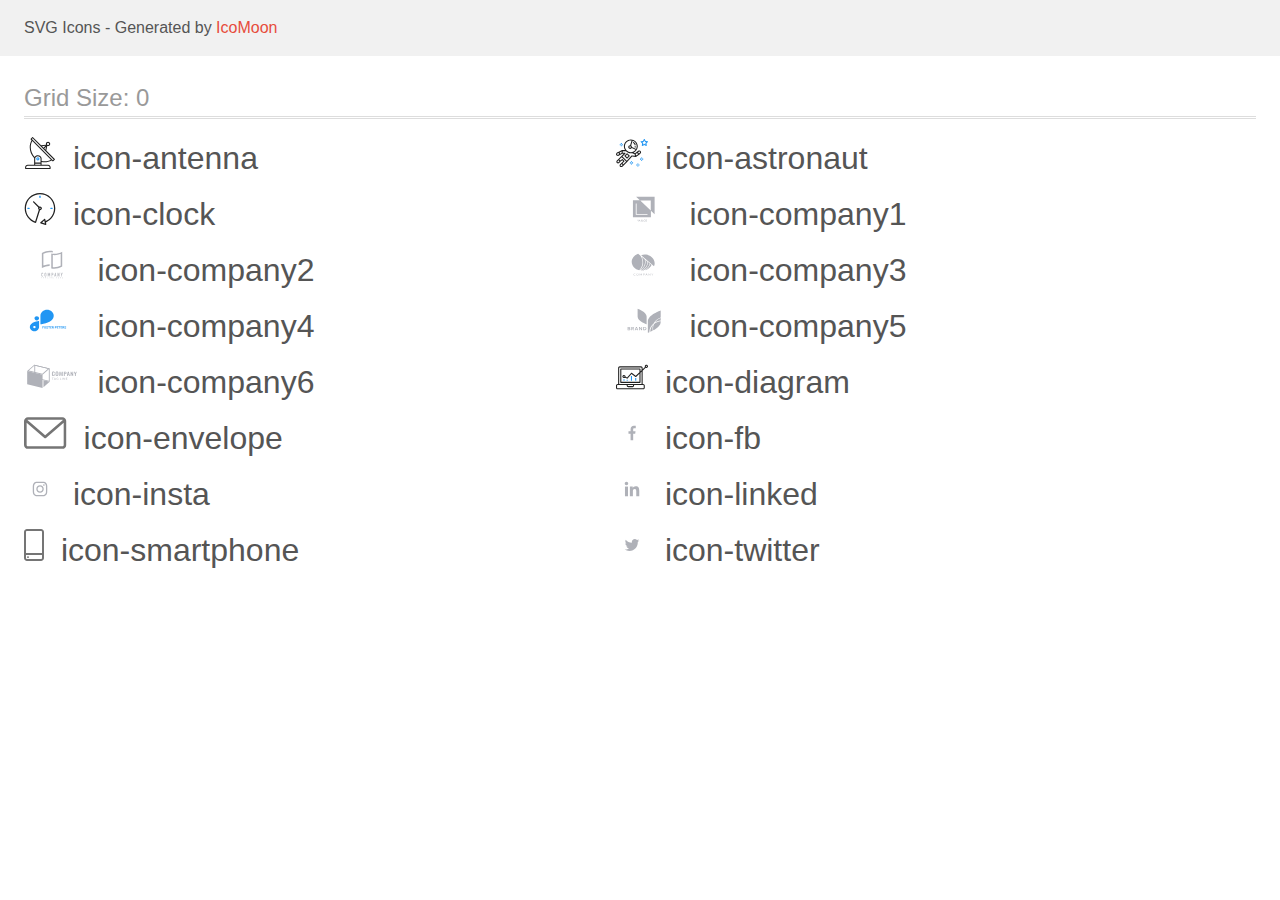
<file: images/icons/icomoon (1)/demo.html>
<!doctype html>
<html>
<head>
    <title>IcoMoon - SVG Icons</title>
    <meta charset="utf-8">
    <meta name="viewport" content="width=device-width, initial-scale=1">
    <link rel="stylesheet" href="demo-files/demo.css">
    <link rel="stylesheet" href="style.css">
</head>
<body>
<svg aria-hidden="true" style="position: absolute; width: 0; height: 0; overflow: hidden;" version="1.1" xmlns="http://www.w3.org/2000/svg" xmlns:xlink="http://www.w3.org/1999/xlink">
<defs>
<symbol id="icon-antenna" viewBox="0 0 32 32">
<path fill="#212121" style="fill: var(--color1, #212121)" d="M30.773 22.098l-8.443-8.505 0.937-4.615c0.242 0.094 0.499 0.144 0.758 0.146h0.006c1.192 0.014 2.17-0.941 2.184-2.133s-0.941-2.17-2.133-2.184c-1.192-0.014-2.17 0.941-2.184 2.133-0.003 0.255 0.039 0.509 0.125 0.749l-4.96 0.605-8.091-8.133c-0.099-0.101-0.235-0.159-0.377-0.16-0.14 0.001-0.274 0.056-0.373 0.155l-1.513 1.504c-0.208 0.208-0.208 0.546 0 0.754l0.814 0.826c-3.153 5.798-2.129 12.978 2.519 17.663 0.043 0.041 0.092 0.074 0.146 0.098-0.034 0.18-0.051 0.364-0.052 0.547v6.187h-6.4c-1.472 0.002-2.665 1.195-2.667 2.667v1.067c0 0.295 0.239 0.533 0.533 0.533h24.533c0.295 0 0.533-0.239 0.533-0.533v-1.067c-0.002-1.472-1.195-2.665-2.667-2.667h-6.4v-2.742c1.003 0.21 2.024 0.317 3.049 0.32 2.458-0.003 4.877-0.615 7.040-1.783l0.818 0.823c0.099 0.101 0.235 0.159 0.377 0.16 0.14-0.001 0.274-0.056 0.373-0.155l1.513-1.504c0.208-0.208 0.208-0.546 0-0.754zM23.28 6.233c0.418-0.415 1.093-0.414 1.508 0.004s0.414 1.093-0.004 1.508c-0.2 0.199-0.47 0.31-0.752 0.31h-0.003c-0.589-0.003-1.064-0.483-1.061-1.072 0.002-0.282 0.115-0.552 0.314-0.751h-0.002zM22.024 9.738l-0.598 2.946-1.175-1.182 1.774-1.763zM21.419 8.836l-1.92 1.909-1.485-1.493 3.405-0.415zM24.004 28.8c0.884 0 1.6 0.716 1.6 1.6v0.533h-23.467v-0.533c0-0.884 0.716-1.6 1.6-1.6h20.267zM16.537 26.667v1.067h-5.333v-1.067h5.333zM11.204 25.6v-4.053c0-1.294 1.196-2.347 2.667-2.347s2.667 1.053 2.667 2.347v4.053h-5.333zM17.604 23.904v-2.357c0-1.882-1.675-3.413-3.733-3.413-1.331-0.020-2.576 0.657-3.281 1.786-4.058-4.274-4.971-10.645-2.279-15.887l18.602 18.708c-2.872 1.461-6.165 1.873-9.309 1.163zM28.893 23.22l-21.057-21.181 0.755-0.752 7.935 7.98c0.004 0 0.006 0.007 0.010 0.010l13.115 13.191-0.757 0.752z"></path>
<path fill="#2196f3" style="fill: var(--color2, #2196f3)" d="M13.876 20.267h-0.005c-0.884-0.001-1.601 0.714-1.602 1.598s0.714 1.601 1.598 1.602h0.005c0.884 0.001 1.601-0.714 1.602-1.598s-0.714-1.601-1.598-1.602zM14.249 22.245c-0.1 0.1-0.236 0.156-0.378 0.155-0.295-0.002-0.532-0.242-0.531-0.536 0.001-0.141 0.057-0.276 0.157-0.375s0.233-0.154 0.373-0.155c0.295 0.002 0.532 0.241 0.53 0.536-0.001 0.141-0.057 0.276-0.157 0.375h0.005z"></path>
</symbol>
<symbol id="icon-astronaut" viewBox="0 0 32 32">
<path fill="#2196f3" style="fill: var(--color2, #2196f3)" d="M31.974 4.524c-0.063-0.193-0.229-0.333-0.43-0.363l-1.91-0.278-0.855-1.731c-0.179-0.365-0.777-0.365-0.956 0l-0.855 1.731-1.91 0.278c-0.201 0.029-0.367 0.17-0.431 0.363-0.062 0.193-0.011 0.405 0.135 0.547l1.383 1.348-0.326 1.903c-0.034 0.2 0.048 0.402 0.212 0.522 0.166 0.121 0.382 0.135 0.562 0.040l1.709-0.899 1.709 0.899c0.078 0.041 0.164 0.061 0.249 0.061 0.11 0 0.221-0.034 0.314-0.102 0.164-0.119 0.246-0.322 0.212-0.522l-0.326-1.903 1.383-1.348c0.145-0.142 0.197-0.354 0.135-0.547zM29.511 5.851c-0.125 0.122-0.183 0.299-0.153 0.472l0.191 1.114-1-0.526c-0.078-0.041-0.163-0.061-0.249-0.061s-0.17 0.020-0.249 0.061l-1.001 0.526 0.191-1.114c0.030-0.173-0.028-0.349-0.153-0.472l-0.81-0.789 1.119-0.163c0.174-0.025 0.324-0.134 0.402-0.292l0.5-1.013 0.5 1.013c0.078 0.157 0.228 0.267 0.402 0.292l1.119 0.163-0.809 0.789z"></path>
<path fill="#2196f3" style="fill: var(--color2, #2196f3)" d="M26.134 20.522h-1.067v1.067h1.067v-1.067z"></path>
<path fill="#2196f3" style="fill: var(--color2, #2196f3)" d="M26.134 22.656h-1.067v1.067h1.067v-1.067z"></path>
<path fill="#2196f3" style="fill: var(--color2, #2196f3)" d="M27.2 21.589h-1.067v1.067h1.067v-1.067z"></path>
<path fill="#2196f3" style="fill: var(--color2, #2196f3)" d="M25.067 21.589h-1.067v1.067h1.067v-1.067z"></path>
<path fill="#2196f3" style="fill: var(--color2, #2196f3)" d="M22.4 26.389h-1.067v1.067h1.067v-1.067z"></path>
<path fill="#2196f3" style="fill: var(--color2, #2196f3)" d="M22.4 28.522h-1.067v1.067h1.067v-1.067z"></path>
<path fill="#2196f3" style="fill: var(--color2, #2196f3)" d="M23.467 27.456h-1.067v1.067h1.067v-1.067z"></path>
<path fill="#2196f3" style="fill: var(--color2, #2196f3)" d="M21.333 27.456h-1.067v1.067h1.067v-1.067z"></path>
<path fill="#2196f3" style="fill: var(--color2, #2196f3)" d="M16 24.256h-1.067v1.067h1.067v-1.067z"></path>
<path fill="#2196f3" style="fill: var(--color2, #2196f3)" d="M16 26.389h-1.067v1.067h1.067v-1.067z"></path>
<path fill="#2196f3" style="fill: var(--color2, #2196f3)" d="M17.067 25.322h-1.067v1.067h1.067v-1.067z"></path>
<path fill="#2196f3" style="fill: var(--color2, #2196f3)" d="M14.933 25.322h-1.067v1.067h1.067v-1.067z"></path>
<path fill="#2196f3" style="fill: var(--color2, #2196f3)" d="M5.867 6.122h-1.067v1.067h1.067v-1.067z"></path>
<path fill="#2196f3" style="fill: var(--color2, #2196f3)" d="M5.867 8.255h-1.067v1.067h1.067v-1.067z"></path>
<path fill="#2196f3" style="fill: var(--color2, #2196f3)" d="M6.933 7.189h-1.067v1.067h1.067v-1.067z"></path>
<path fill="#2196f3" style="fill: var(--color2, #2196f3)" d="M4.8 7.189h-1.067v1.067h1.067v-1.067z"></path>
<path fill="#212121" style="fill: var(--color1, #212121)" d="M24.715 14.159c-0.287-0.388-0.709-0.637-1.188-0.705-0.481-0.068-0.956 0.058-1.34 0.352l-1.252 0.96-1.898 1.417-1.358-0.541c2.421-1.086 4.114-3.508 4.114-6.32 0-3.823-3.123-6.933-6.961-6.933s-6.961 3.11-6.961 6.933c0 1.386 0.414 2.674 1.12 3.758l-2.764-0.024c-0.002 0-0.003 0-0.005 0-0.009 0-0.015 0.004-0.023 0.005-0.053 0.002-0.105 0.013-0.155 0.031-0.013 0.005-0.026 0.008-0.038 0.013-0.006 0.003-0.013 0.003-0.019 0.006l-3.233 1.596c-0.001 0-0.001 0-0.001 0.001l-1.893 0.911c-0.021 0.009-0.042 0.021-0.063 0.035-0.755 0.502-1.012 1.489-0.598 2.295 0.22 0.429 0.595 0.745 1.056 0.889 0.178 0.055 0.359 0.083 0.539 0.083 0.29 0 0.577-0.071 0.839-0.211l1.388-0.738 2.264-1.169 1.357-0.008-5.442 5.416c-0.001 0.001-0.001 0.001-0.002 0.001l-1.339 1.333c-0.316 0.315-0.49 0.732-0.49 1.178s0.174 0.863 0.49 1.179c0.325 0.323 0.752 0.485 1.179 0.485s0.854-0.162 1.18-0.485l1.314-1.309 1.741-1.3 0.901 0.897-1.762 1.754c-0 0.001-0.001 0.001-0.002 0.001l-1.339 1.333c-0.316 0.315-0.49 0.732-0.49 1.178s0.174 0.863 0.49 1.179c0.325 0.323 0.753 0.485 1.18 0.485s0.855-0.162 1.18-0.485l3.482-3.467c0.001-0.001 0.001-0.001 0.001-0.002l1.010-1-0.004-0.004c0.006-0.006 0.015-0.009 0.022-0.015l5.166-5.658 3.471 0.494c0.025 0.004 0.050 0.005 0.075 0.005 0.065 0 0.127-0.015 0.187-0.038 0.018-0.006 0.033-0.015 0.050-0.023 0.019-0.010 0.039-0.015 0.058-0.027l3.213-2.133c0.012-0.008 0.018-0.021 0.029-0.029 0.013-0.010 0.029-0.014 0.041-0.026l1.271-1.191c0.662-0.62 0.753-1.635 0.212-2.362zM2.13 17.77c-0.173 0.093-0.37 0.111-0.558 0.052-0.187-0.058-0.338-0.186-0.427-0.358-0.161-0.314-0.068-0.695 0.214-0.902l1.314-0.632 0.449 1.312-0.992 0.528zM5.628 15.942l-1.548 0.8-0.439-1.283 2.027-1.001-0.040 1.484zM20.727 9.322c0 0.918-0.219 1.785-0.599 2.559l-4.181-1.899c-0.044-0.573-0.341-1.075-0.788-1.388l1.464-4.86c2.378 0.756 4.105 2.974 4.105 5.588zM8.938 9.322c0-3.235 2.644-5.867 5.894-5.867 0.253 0 0.5 0.021 0.745 0.052l-1.432 4.754c-0.019-0.001-0.037-0.006-0.057-0.006-1.033 0-1.873 0.837-1.873 1.867s0.84 1.867 1.873 1.867c0.694 0 1.294-0.383 1.618-0.945l3.862 1.755c-1.075 1.446-2.795 2.39-4.737 2.39-3.25 0-5.894-2.632-5.894-5.867zM14.894 10.122c0 0.441-0.362 0.8-0.806 0.8s-0.806-0.359-0.806-0.8c0-0.441 0.362-0.8 0.806-0.8s0.806 0.359 0.806 0.8zM2.465 25.146c-0.236 0.234-0.619 0.234-0.854 0.001-0.114-0.114-0.176-0.263-0.176-0.423s0.062-0.309 0.176-0.421l0.962-0.958 0.851 0.848-0.959 0.955zM5.679 28.88c-0.236 0.234-0.619 0.235-0.855 0.001-0.114-0.114-0.176-0.263-0.176-0.423s0.062-0.309 0.176-0.421l0.963-0.959 0.852 0.848-0.96 0.955zM9.16 25.411c-0.001 0-0.001 0-0.002 0.001l-1.765 1.76-0.852-0.848 1.763-1.755c0 0 0 0 0-0s0.001-0.001 0.002-0.001c0.040-0.040 0.065-0.088 0.090-0.135 0.007-0.014 0.020-0.026 0.026-0.040 0.017-0.041 0.019-0.085 0.026-0.129 0.003-0.025 0.014-0.047 0.014-0.073 0-0.036-0.013-0.070-0.020-0.106-0.006-0.032-0.006-0.065-0.019-0.095-0.020-0.050-0.055-0.094-0.091-0.138-0.010-0.012-0.014-0.027-0.025-0.038 0 0 0 0-0.001 0s-0.001-0.002-0.001-0.002l-1.607-1.6c-0.017-0.017-0.039-0.024-0.058-0.038-0.028-0.022-0.055-0.042-0.087-0.058-0.030-0.015-0.061-0.024-0.093-0.033-0.034-0.010-0.067-0.017-0.103-0.020-0.033-0.002-0.063 0.001-0.095 0.005-0.036 0.004-0.069 0.009-0.104 0.020-0.034 0.011-0.063 0.027-0.094 0.045-0.020 0.011-0.042 0.015-0.061 0.029l-1.773 1.324-0.901-0.897 2.399-2.386 4.361 4.289-0.928 0.919zM15.979 18.394c-0.015-0.002-0.030 0.004-0.045 0.003-0.039-0.002-0.076 0.001-0.115 0.007-0.030 0.005-0.059 0.011-0.088 0.021-0.034 0.012-0.065 0.028-0.097 0.047-0.030 0.018-0.057 0.037-0.083 0.061-0.013 0.011-0.028 0.017-0.040 0.029l-4.698 5.146-4.328-4.257 2.833-2.818c0.209-0.208 0.21-0.546 0.002-0.755-0.105-0.105-0.243-0.157-0.381-0.156v-0.001l-2.219 0.013 0.028-1.607 3.104 0.027c1.265 1.294 3.029 2.101 4.981 2.101 0.437 0 0.864-0.045 1.279-0.123 0.040 0.032 0.079 0.065 0.13 0.085l2.41 0.96 0.331 1.644-3.003-0.427zM20.020 18.572l-0.313-1.558 1.446-1.080 0.947 1.257-2.080 1.381zM23.774 15.741l-0.838 0.785-0.931-1.236 0.831-0.637c0.155-0.119 0.351-0.168 0.543-0.143 0.193 0.027 0.364 0.128 0.48 0.284 0.217 0.292 0.18 0.699-0.085 0.947z"></path>
<path fill="#212121" style="fill: var(--color1, #212121)" d="M13.602 18.544l-2.143-2.133c-0.207-0.207-0.545-0.207-0.753 0l-2.142 2.133c-0.1 0.101-0.157 0.236-0.157 0.378s0.056 0.278 0.157 0.378l2.142 2.133c0.104 0.103 0.241 0.155 0.377 0.155s0.273-0.052 0.376-0.155l2.143-2.133c0.1-0.1 0.157-0.236 0.157-0.378s-0.057-0.278-0.157-0.378zM11.083 20.303l-1.387-1.381 1.387-1.381 1.387 1.381-1.387 1.381z"></path>
<path fill="#212121" style="fill: var(--color1, #212121)" d="M17.164 5.071l-0.258 1.036c0.071 0.018 1.738 0.452 1.738 2.149h1.067c-0-2.017-1.666-2.965-2.547-3.185z"></path>
<path fill="#212121" style="fill: var(--color1, #212121)" d="M19.711 9.322h-1.067v1.067h1.067v-1.067z"></path>
</symbol>
<symbol id="icon-clock" viewBox="0 0 32 32">
<path fill="#212121" style="fill: var(--color1, #212121)" d="M31.297 15.301c-0.002-8.452-6.855-15.303-15.308-15.301s-15.303 6.855-15.301 15.308c0.001 6.658 4.307 12.551 10.649 14.576 0.061 0.019 0.124 0.029 0.187 0.029 0.121-0 0.239-0.032 0.342-0.094 0.135-0.080 0.236-0.207 0.283-0.356l3.865-12.25c1.057-0.005 1.909-0.866 1.903-1.923s-0.866-1.909-1.923-1.903c-0.284 0.001-0.565 0.067-0.82 0.191l-5.106-5.107c-0.253-0.245-0.657-0.238-0.902 0.016-0.239 0.247-0.239 0.639 0 0.886l5.103 5.109c-0.392 0.799-0.168 1.764 0.536 2.309l-3.683 11.673c-7.278-2.681-11.004-10.754-8.323-18.032s10.754-11.004 18.032-8.323 11.004 10.754 8.323 18.032c-1.31 3.556-4.001 6.431-7.462 7.973l-0.398-1.874c-0.073-0.344-0.411-0.565-0.756-0.492-0.109 0.023-0.209 0.074-0.292 0.148l-3.837 3.426c-0.263 0.234-0.287 0.637-0.052 0.9 0.076 0.085 0.174 0.149 0.283 0.184l4.899 1.563c0.335 0.108 0.694-0.077 0.802-0.412 0.034-0.106 0.040-0.219 0.017-0.328l-0.391-1.839c5.664-2.388 9.342-7.942 9.329-14.089zM15.992 14.664c0.352 0 0.638 0.286 0.638 0.638s-0.286 0.638-0.638 0.638c-0.352 0-0.638-0.285-0.638-0.638s0.285-0.638 0.638-0.638zM18.093 29.528l2.184-1.948 0.603 2.84-2.787-0.892z"></path>
<path fill="#2196f3" style="fill: var(--color2, #2196f3)" d="M15.354 3.185v1.275c0 0.352 0.285 0.638 0.638 0.638s0.638-0.285 0.638-0.638v-1.275c0-0.352-0.286-0.638-0.638-0.638s-0.638 0.286-0.638 0.638z"></path>
<path fill="#2196f3" style="fill: var(--color2, #2196f3)" d="M3.876 14.664c-0.352 0-0.638 0.286-0.638 0.638s0.285 0.638 0.638 0.638h1.275c0.352 0 0.638-0.285 0.638-0.638s-0.285-0.638-0.638-0.638h-1.275z"></path>
<path fill="#2196f3" style="fill: var(--color2, #2196f3)" d="M28.108 15.939c0.352 0 0.638-0.285 0.638-0.638s-0.285-0.638-0.638-0.638h-1.275c-0.352 0-0.638 0.286-0.638 0.638s0.286 0.638 0.638 0.638h1.275z"></path>
</symbol>
<symbol id="icon-company1" viewBox="0 0 57 32">
<path fill="#afb1b8" style="fill: var(--color3, #afb1b8)" d="M20.267 3.733l3.738 3.538-6.938-0.004v17.166h18.133v-6.564l3.733 3.534v-17.671h-18.667zM35.036 17.455l-10.597-10.032h10.597v10.032zM31.746 21.923h-11.81v-11.545h0.835v10.764h10.975v0.782zM22.725 26.72l-0.436 0.898-0.436-0.898h-0.366l0.637 1.198v0.698h0.331v-0.698l0.635-1.198h-0.365zM23.273 28.615l0.154-0.441h0.734l0.155 0.441h0.344l-0.717-1.896h-0.296l-0.716 1.896h0.342zM23.794 27.122l0.275 0.786h-0.549l0.275-0.786zM25.531 27.863c-0.048 0.073-0.072 0.153-0.072 0.241 0 0.16 0.056 0.29 0.168 0.389s0.263 0.148 0.451 0.148 0.349-0.051 0.484-0.152l0.107 0.126h0.367l-0.279-0.329c0.109-0.149 0.164-0.341 0.164-0.574h-0.275c0 0.128-0.026 0.243-0.079 0.348l-0.366-0.432 0.129-0.094c0.091-0.066 0.157-0.132 0.197-0.198s0.060-0.14 0.060-0.219c0-0.12-0.044-0.22-0.133-0.301s-0.201-0.122-0.339-0.122c-0.153 0-0.274 0.043-0.365 0.13s-0.135 0.203-0.135 0.352c0 0.061 0.014 0.124 0.043 0.189s0.081 0.144 0.155 0.237c-0.141 0.101-0.235 0.188-0.283 0.262zM26.386 28.282c-0.093 0.071-0.193 0.107-0.299 0.107-0.095 0-0.17-0.027-0.227-0.082s-0.085-0.126-0.085-0.214c0-0.102 0.052-0.192 0.156-0.271l0.040-0.029 0.414 0.488zM26.046 27.442c-0.089-0.11-0.134-0.202-0.134-0.275 0-0.063 0.018-0.116 0.055-0.158s0.085-0.063 0.147-0.063c0.057 0 0.105 0.018 0.142 0.053s0.056 0.077 0.056 0.126c0 0.075-0.027 0.136-0.081 0.184l-0.040 0.033-0.145 0.099zM29.132 28.472c0.13-0.114 0.205-0.272 0.224-0.474h-0.328c-0.017 0.135-0.059 0.232-0.124 0.29s-0.162 0.087-0.292 0.087c-0.142 0-0.249-0.054-0.323-0.161s-0.109-0.264-0.109-0.469v-0.168c0.002-0.202 0.041-0.355 0.117-0.46s0.188-0.158 0.331-0.158c0.123 0 0.217 0.030 0.28 0.091s0.104 0.158 0.12 0.294h0.328c-0.021-0.207-0.095-0.368-0.223-0.482s-0.296-0.171-0.505-0.171c-0.155 0-0.293 0.037-0.411 0.111s-0.209 0.179-0.272 0.315c-0.063 0.136-0.095 0.294-0.095 0.473v0.177c0.003 0.174 0.035 0.328 0.098 0.46s0.151 0.234 0.266 0.306c0.115 0.071 0.249 0.107 0.4 0.107 0.216 0 0.389-0.056 0.52-0.169zM31.068 28.206c0.064-0.141 0.096-0.304 0.096-0.49v-0.105c-0.001-0.185-0.034-0.347-0.099-0.486s-0.158-0.247-0.277-0.32c-0.119-0.075-0.256-0.112-0.41-0.112s-0.292 0.038-0.411 0.113c-0.119 0.075-0.211 0.183-0.277 0.324s-0.098 0.305-0.098 0.49v0.107c0.001 0.181 0.034 0.342 0.099 0.48s0.159 0.246 0.279 0.322c0.121 0.075 0.258 0.112 0.411 0.112 0.155 0 0.293-0.037 0.411-0.112s0.212-0.183 0.276-0.323zM30.716 27.135c0.080 0.112 0.12 0.273 0.12 0.483v0.099c0 0.214-0.040 0.376-0.119 0.487s-0.19 0.167-0.336 0.167c-0.144 0-0.257-0.057-0.339-0.171s-0.121-0.275-0.121-0.483v-0.109c0.002-0.204 0.043-0.362 0.122-0.473s0.192-0.168 0.335-0.168c0.146 0 0.258 0.056 0.337 0.168z"></path>
</symbol>
<symbol id="icon-company2" viewBox="0 0 57 32">
<path fill="#afb1b8" style="fill: var(--color3, #afb1b8)" d="M26.727 3.165h-0.073c-0.112-0.007-0.224-0.010-0.336-0.012v0h-0.243c-0.212 0-0.428 0.005-0.642 0.016-0.016-0.001-0.032-0.001-0.049 0-1.944 0.11-3.848 0.596-5.609 1.431l-0.231 0.111v11.809l0.54-0.183c0.474-0.163 0.978-0.309 1.5-0.445 1.411-0.362 2.861-0.555 4.317-0.574v1.551c-0.193 0.001-0.38 0.007-0.568 0.016h-0.045c-1.121 0.061-2.233 0.232-3.322 0.51-1.378 0.345-2.708 0.863-3.957 1.542v-15.145c1.298-0.757 2.695-1.325 4.151-1.688 1.278-0.33 2.593-0.5 3.913-0.504h0.228c0.273 0.007 0.538 0.019 0.788 0.038 0.658 0.046 1.31 0.15 1.95 0.311v1.527c-0.621-0.145-1.253-0.24-1.889-0.285-0.013-0.001-0.026-0.002-0.039-0.003-0.132-0.011-0.263-0.022-0.386-0.022zM29.415 4.726c0.339 0.026 0.689 0.038 1.044 0.038 1.388-0.005 2.769-0.182 4.114-0.528 1.378-0.346 2.706-0.865 3.956-1.543v14.875c-1.298 0.756-2.696 1.325-4.153 1.688-1.279 0.329-2.593 0.498-3.913 0.503-1 0.008-1.997-0.11-2.968-0.35v-14.971c0.229 0.053 0.465 0.102 0.706 0.142 0.394 0.066 0.81 0.115 1.214 0.145zM36.985 4.841l-0.54 0.182c-0.497 0.167-0.997 0.316-1.5 0.449-1.465 0.377-2.971 0.57-4.483 0.575-0.352 0-0.676-0.010-0.989-0.030l-0.43-0.028v12.148l0.37 0.033c0.343 0.030 0.696 0.045 1.052 0.045 1.191-0.005 2.377-0.159 3.531-0.457 0.95-0.238 1.874-0.57 2.759-0.991l0.231-0.111v-11.813z"></path>
<path fill="#afb1b8" style="fill: var(--color3, #afb1b8)" d="M19.060 24.113c-0.078-0.080-0.171-0.144-0.274-0.186s-0.214-0.061-0.326-0.057c-0.119-0.002-0.237 0.021-0.347 0.065-0.101 0.040-0.193 0.101-0.27 0.178s-0.135 0.17-0.174 0.271c-0.042 0.107-0.063 0.22-0.062 0.335v2.023c-0.005 0.143 0.022 0.284 0.080 0.415 0.048 0.104 0.117 0.196 0.202 0.271 0.081 0.068 0.176 0.117 0.278 0.144 0.098 0.028 0.2 0.042 0.302 0.042 0.113 0.001 0.224-0.023 0.326-0.070 0.101-0.044 0.193-0.108 0.27-0.187 0.075-0.079 0.135-0.171 0.177-0.271 0.043-0.102 0.065-0.212 0.065-0.323v-0.226h-0.529v0.18c0.002 0.062-0.009 0.123-0.031 0.18-0.017 0.043-0.043 0.082-0.077 0.114-0.033 0.026-0.070 0.046-0.111 0.058-0.036 0.012-0.073 0.018-0.111 0.019-0.047 0.006-0.095-0.002-0.139-0.021s-0.081-0.049-0.11-0.088c-0.050-0.081-0.074-0.176-0.070-0.271v-1.887c-0.003-0.105 0.019-0.208 0.065-0.302 0.027-0.043 0.066-0.077 0.112-0.098s0.097-0.030 0.147-0.024c0.046-0.002 0.091 0.008 0.132 0.028s0.077 0.049 0.104 0.086c0.059 0.078 0.090 0.173 0.088 0.271v0.175h0.524v-0.206c0.001-0.121-0.021-0.241-0.065-0.354-0.039-0.106-0.099-0.203-0.177-0.285z"></path>
<path fill="#afb1b8" style="fill: var(--color3, #afb1b8)" d="M22.202 24.090c-0.169-0.142-0.381-0.221-0.602-0.222-0.108 0-0.215 0.020-0.316 0.057-0.103 0.037-0.198 0.093-0.279 0.165-0.088 0.079-0.158 0.175-0.205 0.283-0.053 0.124-0.079 0.257-0.077 0.392v1.941c-0.004 0.137 0.023 0.272 0.077 0.397 0.048 0.104 0.118 0.197 0.205 0.271 0.081 0.075 0.176 0.133 0.279 0.171 0.101 0.037 0.208 0.056 0.316 0.057s0.215-0.020 0.316-0.057c0.105-0.038 0.202-0.096 0.286-0.171 0.084-0.076 0.152-0.168 0.2-0.271 0.054-0.125 0.081-0.261 0.077-0.397v-1.941c0.003-0.135-0.024-0.268-0.077-0.392-0.047-0.107-0.115-0.203-0.2-0.283zM21.955 26.706c0.004 0.052-0.003 0.104-0.021 0.152s-0.047 0.092-0.084 0.128c-0.070 0.059-0.158 0.091-0.249 0.091s-0.179-0.032-0.249-0.091c-0.037-0.036-0.066-0.080-0.084-0.128s-0.025-0.101-0.021-0.152v-1.941c-0.004-0.052 0.003-0.104 0.021-0.152s0.047-0.092 0.084-0.128c0.070-0.059 0.158-0.091 0.249-0.091s0.179 0.032 0.249 0.091c0.037 0.036 0.066 0.080 0.084 0.128s0.025 0.101 0.021 0.152v1.941z"></path>
<path fill="#afb1b8" style="fill: var(--color3, #afb1b8)" d="M26.329 27.573v-3.674h-0.509l-0.668 1.945h-0.009l-0.673-1.945h-0.503v3.674h0.525v-2.235h0.009l0.514 1.58h0.262l0.518-1.58h0.009v2.235h0.525z"></path>
<path fill="#afb1b8" style="fill: var(--color3, #afb1b8)" d="M29.311 24.157c-0.081-0.091-0.183-0.16-0.297-0.201-0.123-0.040-0.251-0.059-0.38-0.057h-0.78v3.674h0.523v-1.435h0.27c0.163 0.007 0.326-0.027 0.472-0.1 0.119-0.066 0.218-0.163 0.287-0.281 0.061-0.098 0.101-0.206 0.12-0.32 0.021-0.138 0.030-0.278 0.028-0.418 0.005-0.176-0.012-0.353-0.051-0.525-0.035-0.127-0.101-0.243-0.193-0.338zM29.041 25.277c-0.002 0.067-0.019 0.132-0.049 0.191-0.030 0.056-0.077 0.102-0.135 0.129-0.078 0.035-0.162 0.050-0.247 0.046h-0.239v-1.249h0.27c0.081-0.004 0.162 0.012 0.236 0.046 0.054 0.031 0.097 0.079 0.123 0.136 0.029 0.065 0.044 0.134 0.046 0.205 0 0.077 0 0.159 0 0.244s0.005 0.174 0 0.252h-0.005z"></path>
<path fill="#afb1b8" style="fill: var(--color3, #afb1b8)" d="M31.791 23.899h-0.429l-0.809 3.674h0.523l0.154-0.789h0.714l0.154 0.789h0.524l-0.83-3.674zM31.308 26.283l0.258-1.332h0.009l0.256 1.332h-0.524z"></path>
<path fill="#afb1b8" style="fill: var(--color3, #afb1b8)" d="M35.173 26.112h-0.009l-0.791-2.213h-0.503v3.674h0.523v-2.209h0.011l0.8 2.209h0.492v-3.674h-0.523v2.213z"></path>
<path fill="#afb1b8" style="fill: var(--color3, #afb1b8)" d="M38.372 23.899l-0.421 1.461h-0.011l-0.421-1.461h-0.554l0.719 2.121v1.553h0.524v-1.553l0.719-2.121h-0.554z"></path>
<path fill="#afb1b8" style="fill: var(--color3, #afb1b8)" d="M17.6 28.61h0.252v0.708h0.171v-0.708h0.251v-0.145h-0.675v0.145z"></path>
<path fill="#afb1b8" style="fill: var(--color3, #afb1b8)" d="M19.721 28.465l-0.331 0.853h0.182l0.070-0.194h0.34l0.073 0.194h0.186l-0.339-0.853h-0.182zM19.694 28.981l0.116-0.316 0.116 0.316h-0.232z"></path>
<path fill="#afb1b8" style="fill: var(--color3, #afb1b8)" d="M21.818 29.004h0.197v0.11c-0.058 0.046-0.129 0.071-0.202 0.072-0.034 0.002-0.069-0.004-0.1-0.019s-0.059-0.036-0.081-0.063c-0.045-0.065-0.068-0.143-0.063-0.222 0-0.19 0.082-0.285 0.246-0.285 0.043-0.004 0.086 0.007 0.121 0.032s0.061 0.062 0.072 0.104l0.169-0.033c-0.036-0.167-0.156-0.251-0.362-0.251-0.11-0.003-0.216 0.036-0.298 0.11-0.043 0.042-0.076 0.094-0.097 0.15s-0.030 0.117-0.025 0.178c-0.005 0.117 0.034 0.231 0.109 0.32 0.042 0.043 0.092 0.077 0.148 0.098s0.116 0.031 0.176 0.027c0.134 0.004 0.263-0.045 0.362-0.136v-0.336h-0.37v0.144z"></path>
<path fill="#afb1b8" style="fill: var(--color3, #afb1b8)" d="M23.959 28.465h-0.173v0.853h0.598v-0.145h-0.425v-0.708z"></path>
<path fill="#afb1b8" style="fill: var(--color3, #afb1b8)" d="M25.769 28.465h-0.173v0.853h0.173v-0.853z"></path>
<path fill="#afb1b8" style="fill: var(--color3, #afb1b8)" d="M27.539 29.035l-0.349-0.57h-0.167v0.853h0.161v-0.557l0.343 0.557h0.171v-0.853h-0.158v0.57z"></path>
<path fill="#afb1b8" style="fill: var(--color3, #afb1b8)" d="M29.14 28.943h0.425v-0.145h-0.425v-0.187h0.457v-0.145h-0.63v0.853h0.648v-0.145h-0.475v-0.231z"></path>
<path fill="#afb1b8" style="fill: var(--color3, #afb1b8)" d="M33.020 28.802h-0.336v-0.336h-0.171v0.853h0.171v-0.373h0.336v0.373h0.171v-0.853h-0.171v0.336z"></path>
<path fill="#afb1b8" style="fill: var(--color3, #afb1b8)" d="M34.629 28.943h0.426v-0.145h-0.426v-0.187h0.459v-0.145h-0.63v0.853h0.646v-0.145h-0.475v-0.231z"></path>
<path fill="#afb1b8" style="fill: var(--color3, #afb1b8)" d="M36.812 28.943c0.148-0.023 0.224-0.102 0.224-0.237 0.004-0.036-0.001-0.073-0.016-0.106s-0.038-0.062-0.068-0.083c-0.077-0.039-0.163-0.056-0.25-0.050h-0.362v0.853h0.171v-0.357h0.034c0.037-0.002 0.073 0.004 0.107 0.019 0.025 0.015 0.046 0.037 0.061 0.062l0.186 0.271h0.205l-0.104-0.167c-0.046-0.082-0.111-0.153-0.189-0.205zM36.64 28.825h-0.127v-0.214h0.135c0.059-0.005 0.118 0.002 0.174 0.020 0.012 0.011 0.022 0.025 0.029 0.040s0.009 0.032 0.009 0.049c-0.001 0.017-0.005 0.033-0.013 0.048s-0.019 0.027-0.032 0.037c-0.056 0.017-0.115 0.024-0.174 0.020z"></path>
<path fill="#afb1b8" style="fill: var(--color3, #afb1b8)" d="M38.458 28.943h0.425v-0.145h-0.425v-0.187h0.459v-0.145h-0.631v0.853h0.648v-0.145h-0.475v-0.231z"></path>
</symbol>
<symbol id="icon-company3" viewBox="0 0 57 32">
<path fill="#afb1b8" style="fill: var(--color3, #afb1b8)" d="M19.417 26.187c0.008 0 0.017 0.002 0.025 0.005s0.015 0.007 0.020 0.013l0.116 0.111c-0.090 0.090-0.202 0.162-0.327 0.211-0.147 0.053-0.305 0.079-0.464 0.076-0.149 0.003-0.298-0.021-0.436-0.071-0.125-0.045-0.237-0.113-0.329-0.2-0.094-0.089-0.166-0.194-0.212-0.308-0.051-0.127-0.076-0.261-0.074-0.396-0.002-0.135 0.025-0.27 0.080-0.397 0.051-0.115 0.127-0.22 0.225-0.308 0.099-0.087 0.218-0.155 0.349-0.201 0.143-0.048 0.296-0.072 0.449-0.071 0.143-0.003 0.285 0.019 0.417 0.064 0.115 0.043 0.221 0.104 0.313 0.178l-0.097 0.119c-0.007 0.008-0.015 0.016-0.025 0.021-0.012 0.007-0.025 0.010-0.039 0.009-0.015-0.001-0.030-0.005-0.042-0.013l-0.052-0.032-0.073-0.040c-0.031-0.015-0.064-0.028-0.097-0.039-0.043-0.013-0.087-0.024-0.132-0.032-0.057-0.009-0.115-0.013-0.173-0.013-0.111-0.001-0.22 0.017-0.323 0.053-0.096 0.034-0.182 0.084-0.253 0.149-0.073 0.069-0.128 0.15-0.164 0.238-0.041 0.101-0.061 0.207-0.060 0.313-0.002 0.108 0.018 0.216 0.060 0.318 0.035 0.087 0.090 0.167 0.161 0.236 0.067 0.064 0.149 0.114 0.241 0.147 0.095 0.034 0.197 0.051 0.3 0.050 0.059 0.001 0.119-0.003 0.177-0.010 0.096-0.010 0.188-0.039 0.269-0.085 0.041-0.023 0.079-0.049 0.115-0.078 0.015-0.012 0.035-0.020 0.055-0.020z"></path>
<path fill="#afb1b8" style="fill: var(--color3, #afb1b8)" d="M22.776 25.629c0.002 0.134-0.025 0.267-0.078 0.393-0.047 0.114-0.122 0.218-0.219 0.305s-0.214 0.155-0.344 0.2c-0.285 0.094-0.599 0.094-0.884 0-0.129-0.046-0.245-0.114-0.342-0.201-0.097-0.089-0.172-0.194-0.221-0.308-0.105-0.255-0.105-0.533 0-0.787 0.050-0.115 0.125-0.22 0.221-0.31 0.097-0.084 0.214-0.15 0.342-0.193 0.284-0.096 0.6-0.096 0.884 0 0.129 0.046 0.246 0.114 0.343 0.201 0.096 0.088 0.17 0.191 0.22 0.304 0.054 0.127 0.080 0.261 0.078 0.395zM22.47 25.629c0.002-0.107-0.016-0.214-0.055-0.316-0.033-0.087-0.086-0.168-0.156-0.236-0.068-0.065-0.152-0.116-0.246-0.149-0.207-0.069-0.436-0.069-0.643 0-0.094 0.033-0.178 0.084-0.246 0.149-0.071 0.068-0.125 0.149-0.157 0.236-0.074 0.206-0.074 0.426 0 0.632 0.033 0.087 0.086 0.168 0.157 0.236 0.068 0.065 0.152 0.115 0.246 0.148 0.207 0.067 0.435 0.067 0.643 0 0.093-0.033 0.177-0.083 0.246-0.148 0.070-0.069 0.123-0.149 0.156-0.236 0.039-0.102 0.058-0.209 0.055-0.316z"></path>
<path fill="#afb1b8" style="fill: var(--color3, #afb1b8)" d="M25.067 25.96l0.030 0.071c0.012-0.025 0.022-0.048 0.033-0.071 0.011-0.024 0.024-0.047 0.038-0.070l0.743-1.174c0.015-0.020 0.028-0.033 0.042-0.037 0.020-0.005 0.040-0.007 0.061-0.006h0.22v1.909h-0.26v-1.404c0-0.018 0-0.038 0-0.059-0.001-0.022-0.001-0.044 0-0.066l-0.747 1.19c-0.009 0.018-0.025 0.033-0.044 0.043s-0.041 0.016-0.064 0.016h-0.042c-0.023 0-0.045-0.005-0.064-0.016s-0.034-0.026-0.044-0.044l-0.769-1.198c0 0.023 0 0.046 0 0.068s0 0.043 0 0.061v1.404h-0.252v-1.905h0.22c0.021-0.001 0.041 0.001 0.061 0.006 0.018 0.008 0.032 0.021 0.041 0.037l0.759 1.175c0.015 0.022 0.028 0.045 0.038 0.068z"></path>
<path fill="#afb1b8" style="fill: var(--color3, #afb1b8)" d="M27.864 25.865v0.715h-0.291v-1.906h0.649c0.122-0.002 0.244 0.012 0.362 0.042 0.094 0.023 0.181 0.064 0.256 0.119 0.065 0.052 0.114 0.116 0.145 0.187 0.034 0.078 0.051 0.161 0.049 0.244 0.001 0.084-0.017 0.167-0.054 0.244-0.035 0.073-0.089 0.138-0.157 0.191-0.075 0.057-0.162 0.1-0.257 0.126-0.113 0.031-0.232 0.046-0.35 0.044l-0.352-0.005zM27.864 25.66h0.352c0.076 0.001 0.153-0.009 0.225-0.029 0.060-0.018 0.115-0.046 0.163-0.082 0.044-0.035 0.078-0.078 0.099-0.126 0.024-0.051 0.036-0.105 0.035-0.16 0.003-0.053-0.007-0.106-0.029-0.155s-0.057-0.094-0.102-0.13c-0.111-0.075-0.251-0.112-0.391-0.102h-0.352v0.786z"></path>
<path fill="#afb1b8" style="fill: var(--color3, #afb1b8)" d="M31.772 26.583h-0.23c-0.023 0.001-0.046-0.006-0.064-0.018-0.017-0.012-0.029-0.027-0.038-0.044l-0.198-0.461h-0.993l-0.205 0.461c-0.008 0.017-0.020 0.032-0.036 0.043-0.018 0.013-0.042 0.020-0.065 0.019h-0.23l0.872-1.909h0.302l0.884 1.909zM30.333 25.874h0.82l-0.346-0.777c-0.026-0.058-0.048-0.118-0.065-0.179l-0.034 0.1c-0.010 0.030-0.022 0.058-0.032 0.081l-0.343 0.776z"></path>
<path fill="#afb1b8" style="fill: var(--color3, #afb1b8)" d="M33.029 24.682c0.017 0.008 0.032 0.020 0.044 0.034l1.272 1.439c0-0.023 0-0.046 0-0.067s0-0.043 0-0.063v-1.352h0.26v1.909h-0.145c-0.021 0.001-0.041-0.003-0.060-0.011-0.018-0.009-0.034-0.021-0.047-0.035l-1.271-1.438c0.001 0.022 0.001 0.044 0 0.066 0 0.021 0 0.040 0 0.058v1.361h-0.26v-1.909h0.154c0.018-0 0.036 0.003 0.052 0.009z"></path>
<path fill="#afb1b8" style="fill: var(--color3, #afb1b8)" d="M36.748 25.823v0.758h-0.291v-0.758l-0.804-1.15h0.26c0.022-0.001 0.045 0.005 0.063 0.016 0.016 0.012 0.029 0.027 0.039 0.043l0.503 0.742c0.020 0.032 0.038 0.061 0.052 0.088s0.026 0.054 0.036 0.081l0.038-0.082c0.014-0.030 0.031-0.059 0.049-0.087l0.496-0.747c0.010-0.015 0.023-0.028 0.038-0.040 0.017-0.013 0.040-0.020 0.063-0.019h0.263l-0.806 1.155z"></path>
<path fill="#afb1b8" style="fill: var(--color3, #afb1b8)" d="M24.923 21.47c0.127 0.014 0.255 0.025 0.384 0.035 1.962-0.763 3.622-2.011 4.772-3.588s1.74-3.415 1.695-5.282l-2.162-1.879c0.44 1.988 0.234 4.043-0.594 5.935s-2.245 3.547-4.094 4.779z"></path>
<path fill="#afb1b8" style="fill: var(--color3, #afb1b8)" d="M24.151 21.383l0.058 0.010c1.975-1.228 3.482-2.942 4.323-4.921s0.981-4.133 0.4-6.181l-3.080-2.676c1.246 2.2 1.747 4.661 1.446 7.098s-1.393 4.75-3.147 6.67z"></path>
<path fill="#afb1b8" style="fill: var(--color3, #afb1b8)" d="M34.596 14.841c-0.523 2.052-1.794 3.902-3.624 5.276-0.534 0.404-1.111 0.763-1.722 1.074 1.49-0.38 2.859-1.053 4.003-1.966s2.030-2.042 2.592-3.3l-1.249-1.084z"></path>
<path fill="#afb1b8" style="fill: var(--color3, #afb1b8)" d="M34.106 14.539l-1.778-1.545c-0.034 1.762-0.61 3.483-1.669 4.986s-2.562 2.731-4.352 3.559h0.009c0.399-0 0.798-0.021 1.194-0.062 1.673-0.593 3.151-1.537 4.303-2.748s1.94-2.65 2.295-4.189z"></path>
<path fill="#afb1b8" style="fill: var(--color3, #afb1b8)" d="M24.409 6.486l-2.122-1.846c-1.897 0.637-3.528 1.756-4.68 3.212s-1.772 3.179-1.778 4.946v0c0.007 1.952 0.763 3.846 2.149 5.383s3.322 2.628 5.501 3.101c1.946-2.060 3.085-4.605 3.252-7.266s-0.647-5.299-2.323-7.53z"></path>
<path fill="#afb1b8" style="fill: var(--color3, #afb1b8)" d="M39.008 14.255c-0.008-2.316-1.070-4.535-2.955-6.173s-4.439-2.561-7.105-2.567c-1.232-0.001-2.453 0.196-3.602 0.582l12.99 11.286c0.445-0.998 0.673-2.058 0.672-3.128z"></path>
</symbol>
<symbol id="icon-company4" viewBox="0 0 57 32">
<path fill="#2196f3" style="fill: var(--color2, #2196f3)" d="M12.878 11.255h-0.002c-1.279 0-2.316 0.921-2.316 2.058v0.001c0 1.137 1.037 2.058 2.316 2.058h0.002c1.279 0 2.316-0.921 2.316-2.058v-0.001c0-1.137-1.037-2.058-2.316-2.058z"></path>
<path fill="#2196f3" style="fill: var(--color2, #2196f3)" d="M29.971 10.597c-0.004-1.579-0.711-3.092-1.967-4.208s-2.958-1.745-4.735-1.749v0c-1.777 0.003-3.48 0.631-4.737 1.748s-1.964 2.63-1.968 4.209v8.706c0 0 13.405-1.327 13.406-8.704v-0.001z"></path>
<path fill="#2196f3" style="fill: var(--color2, #2196f3)" d="M5.867 22.16c0.003 1.098 0.496 2.151 1.369 2.928s2.058 1.215 3.294 1.218c1.236-0.003 2.42-0.441 3.294-1.218s1.366-1.829 1.37-2.927v-6.057c0 0-9.327 0.924-9.327 6.056zM10.53 23.245c-0.242 0-0.478-0.064-0.678-0.183s-0.357-0.289-0.45-0.487c-0.092-0.198-0.117-0.417-0.069-0.627s0.163-0.404 0.334-0.556c0.171-0.152 0.388-0.255 0.625-0.297s0.482-0.020 0.706 0.062c0.223 0.082 0.414 0.221 0.548 0.4s0.206 0.388 0.206 0.603c0.001 0.143-0.031 0.284-0.092 0.417s-0.151 0.252-0.264 0.353c-0.114 0.101-0.248 0.182-0.397 0.236s-0.308 0.083-0.468 0.083v-0.004z"></path>
<path fill="#2196f3" style="fill: var(--color2, #2196f3)" d="M19.956 22.647h-0.9v0.93h-0.469v-2.275h1.481v0.38h-1.012v0.588h0.9v0.378zM22.209 22.491c0 0.224-0.040 0.42-0.119 0.589s-0.193 0.299-0.341 0.391c-0.147 0.092-0.316 0.137-0.506 0.137-0.189 0-0.357-0.045-0.505-0.136s-0.262-0.22-0.344-0.387c-0.081-0.169-0.122-0.363-0.123-0.581v-0.112c0-0.224 0.040-0.421 0.12-0.591 0.081-0.171 0.195-0.302 0.342-0.392 0.148-0.092 0.317-0.137 0.506-0.137s0.358 0.046 0.505 0.137c0.148 0.091 0.262 0.221 0.342 0.392 0.081 0.17 0.122 0.366 0.122 0.589v0.102zM21.734 22.388c0-0.238-0.043-0.42-0.128-0.544s-0.207-0.186-0.366-0.186c-0.157 0-0.279 0.061-0.364 0.184-0.085 0.122-0.129 0.301-0.13 0.538v0.111c0 0.232 0.043 0.412 0.128 0.541s0.208 0.192 0.369 0.192c0.157 0 0.278-0.061 0.363-0.184 0.084-0.124 0.127-0.304 0.128-0.541v-0.111zM23.73 22.98c0-0.089-0.031-0.156-0.094-0.203-0.063-0.048-0.175-0.098-0.337-0.15-0.163-0.053-0.291-0.105-0.386-0.156-0.258-0.14-0.387-0.328-0.387-0.564 0-0.123 0.034-0.232 0.103-0.328 0.070-0.097 0.169-0.172 0.298-0.227 0.13-0.054 0.276-0.081 0.438-0.081 0.163 0 0.307 0.030 0.434 0.089 0.127 0.058 0.226 0.141 0.295 0.248s0.106 0.229 0.106 0.366h-0.469c0-0.104-0.033-0.185-0.098-0.242s-0.158-0.087-0.277-0.087c-0.115 0-0.204 0.024-0.267 0.073-0.064 0.048-0.095 0.111-0.095 0.191 0 0.074 0.037 0.136 0.111 0.186 0.075 0.050 0.185 0.097 0.33 0.141 0.267 0.080 0.461 0.18 0.583 0.298s0.183 0.267 0.183 0.444c0 0.197-0.075 0.352-0.223 0.464-0.149 0.111-0.349 0.167-0.602 0.167-0.175 0-0.334-0.032-0.478-0.095-0.144-0.065-0.254-0.153-0.33-0.264s-0.113-0.241-0.113-0.388h0.47c0 0.251 0.15 0.377 0.45 0.377 0.111 0 0.198-0.022 0.261-0.067 0.063-0.046 0.094-0.109 0.094-0.191zM26.231 21.682h-0.697v1.895h-0.469v-1.895h-0.687v-0.38h1.853v0.38zM27.869 22.591h-0.9v0.609h1.056v0.377h-1.525v-2.275h1.522v0.38h-1.053v0.542h0.9v0.367zM29.142 22.744h-0.373v0.833h-0.469v-2.275h0.845c0.269 0 0.476 0.060 0.622 0.18s0.219 0.289 0.219 0.508c0 0.155-0.034 0.285-0.102 0.389-0.067 0.103-0.168 0.185-0.305 0.247l0.492 0.93v0.022h-0.503l-0.427-0.833zM28.769 22.365h0.378c0.118 0 0.209-0.030 0.273-0.089 0.065-0.060 0.097-0.143 0.097-0.248 0-0.107-0.031-0.192-0.092-0.253-0.060-0.061-0.154-0.092-0.28-0.092h-0.377v0.683zM31.609 22.775v0.802h-0.469v-2.275h0.887c0.171 0 0.321 0.031 0.45 0.094s0.23 0.152 0.3 0.267c0.070 0.115 0.105 0.245 0.105 0.392 0 0.223-0.077 0.399-0.23 0.528-0.152 0.128-0.363 0.192-0.633 0.192h-0.411zM31.609 22.396h0.419c0.124 0 0.218-0.029 0.283-0.088 0.066-0.058 0.098-0.142 0.098-0.25 0-0.111-0.033-0.202-0.098-0.27s-0.156-0.104-0.272-0.106h-0.43v0.714zM34.575 22.591h-0.9v0.609h1.056v0.377h-1.525v-2.275h1.522v0.38h-1.053v0.542h0.9v0.367zM36.75 21.682h-0.697v1.895h-0.469v-1.895h-0.688v-0.38h1.853v0.38zM38.387 22.591h-0.9v0.609h1.056v0.377h-1.525v-2.275h1.522v0.38h-1.053v0.542h0.9v0.367zM39.661 22.744h-0.373v0.833h-0.469v-2.275h0.845c0.269 0 0.476 0.060 0.622 0.18s0.219 0.289 0.219 0.508c0 0.155-0.034 0.285-0.102 0.389-0.067 0.103-0.168 0.185-0.305 0.247l0.492 0.93v0.022h-0.503l-0.427-0.833zM39.287 22.365h0.378c0.118 0 0.209-0.030 0.273-0.089 0.065-0.060 0.097-0.143 0.097-0.248 0-0.107-0.031-0.192-0.092-0.253-0.060-0.061-0.154-0.092-0.28-0.092h-0.377v0.683zM42.042 22.98c0-0.089-0.031-0.156-0.094-0.203-0.063-0.048-0.175-0.098-0.337-0.15-0.163-0.053-0.291-0.105-0.386-0.156-0.258-0.14-0.388-0.328-0.388-0.564 0-0.123 0.034-0.232 0.103-0.328 0.070-0.097 0.169-0.172 0.298-0.227 0.13-0.054 0.276-0.081 0.438-0.081 0.163 0 0.307 0.030 0.434 0.089 0.127 0.058 0.226 0.141 0.295 0.248 0.071 0.107 0.106 0.229 0.106 0.366h-0.469c0-0.104-0.033-0.185-0.098-0.242s-0.158-0.087-0.277-0.087c-0.115 0-0.204 0.024-0.267 0.073-0.064 0.048-0.095 0.111-0.095 0.191 0 0.074 0.037 0.136 0.111 0.186 0.075 0.050 0.185 0.097 0.33 0.141 0.267 0.080 0.461 0.18 0.583 0.298s0.183 0.267 0.183 0.444c0 0.197-0.074 0.352-0.223 0.464-0.149 0.111-0.349 0.167-0.602 0.167-0.175 0-0.334-0.032-0.478-0.095-0.144-0.065-0.254-0.153-0.33-0.264-0.075-0.111-0.112-0.241-0.112-0.388h0.47c0 0.251 0.15 0.377 0.45 0.377 0.111 0 0.198-0.022 0.261-0.067 0.063-0.046 0.094-0.109 0.094-0.191z"></path>
</symbol>
<symbol id="icon-company5" viewBox="0 0 57 32">
<path fill="#afb1b8" style="fill: var(--color3, #afb1b8)" d="M14.27 23.859c0.13 0.147 0.199 0.332 0.196 0.521 0.007 0.123-0.017 0.247-0.070 0.361s-0.132 0.216-0.233 0.297c-0.252 0.175-0.565 0.26-0.881 0.24h-1.549v-3.302h1.517c0.299-0.018 0.596 0.059 0.84 0.219 0.098 0.075 0.176 0.17 0.227 0.277s0.074 0.224 0.068 0.341c0.009 0.182-0.054 0.361-0.176 0.505-0.118 0.131-0.28 0.222-0.462 0.258 0.205 0.034 0.391 0.134 0.523 0.282zM12.454 23.36h0.648c0.147 0.010 0.294-0.029 0.412-0.11 0.049-0.040 0.087-0.090 0.111-0.146s0.034-0.116 0.028-0.176c0.005-0.060-0.005-0.12-0.029-0.175s-0.061-0.106-0.108-0.147c-0.122-0.083-0.273-0.123-0.425-0.111h-0.638v0.866zM13.578 24.627c0.052-0.041 0.093-0.093 0.12-0.151s0.038-0.121 0.034-0.184c0.004-0.064-0.008-0.127-0.035-0.186s-0.069-0.111-0.121-0.153c-0.127-0.086-0.283-0.128-0.44-0.119h-0.68v0.908h0.689c0.155 0.008 0.309-0.032 0.435-0.114z"></path>
<path fill="#afb1b8" style="fill: var(--color3, #afb1b8)" d="M17.371 25.278l-0.844-1.291h-0.317v1.291h-0.726v-3.302h1.374c0.346-0.022 0.689 0.078 0.957 0.281 0.192 0.179 0.308 0.415 0.327 0.666s-0.061 0.499-0.224 0.7c-0.17 0.178-0.401 0.296-0.655 0.336l0.898 1.32h-0.789zM16.21 23.538h0.594c0.412 0 0.618-0.167 0.618-0.5 0.004-0.068-0.007-0.136-0.033-0.2s-0.066-0.122-0.118-0.171c-0.13-0.099-0.298-0.147-0.467-0.134h-0.601l0.007 1.005z"></path>
<path fill="#afb1b8" style="fill: var(--color3, #afb1b8)" d="M21.339 24.614h-1.446l-0.255 0.665h-0.761l1.328-3.265h0.823l1.323 3.265h-0.761l-0.25-0.665zM21.145 24.114l-0.529-1.394-0.529 1.394h1.057z"></path>
<path fill="#afb1b8" style="fill: var(--color3, #afb1b8)" d="M26.305 25.278h-0.721l-1.616-2.245v2.245h-0.719v-3.302h0.719l1.616 2.258v-2.258h0.721v3.302z"></path>
<path fill="#afb1b8" style="fill: var(--color3, #afb1b8)" d="M30.417 24.488c-0.149 0.249-0.376 0.452-0.652 0.582-0.314 0.145-0.662 0.217-1.013 0.208h-1.283v-3.302h1.283c0.351-0.008 0.698 0.061 1.013 0.203 0.276 0.127 0.503 0.328 0.652 0.576 0.148 0.269 0.226 0.565 0.226 0.866s-0.077 0.598-0.226 0.866zM29.593 24.409c0.206-0.219 0.319-0.499 0.319-0.788s-0.113-0.569-0.319-0.788c-0.249-0.199-0.573-0.3-0.902-0.281h-0.5v2.137h0.5c0.329 0.019 0.654-0.082 0.902-0.281z"></path>
<path fill="#afb1b8" style="fill: var(--color3, #afb1b8)" d="M21.79 3.609c0 0 9.301 3.215 9.103 7.867v7.869c0 0-9.294-3.217-9.1-7.869l-0.004-7.867z"></path>
<path fill="#afb1b8" style="fill: var(--color3, #afb1b8)" d="M39.179 17.503c1.757-1.107 3.788-1.792 5.909-1.994v-2.463c-2.444 0.862-4.517 2.426-5.909 4.457z"></path>
<path fill="#afb1b8" style="fill: var(--color3, #afb1b8)" d="M38.124 18.245c1.438-2.651 3.93-4.696 6.964-5.715v-7.098c0 0-13.245 4.58-12.965 11.205v11.203c0 0 0.59-0.205 1.519-0.589 0-0.358 0-0.719 0.042-1.082 0.274-3.076 1.871-5.926 4.44-7.924z"></path>
<path fill="#afb1b8" style="fill: var(--color3, #afb1b8)" d="M36.864 22.407c0.070-0.777 0.225-1.546 0.463-2.294-1.599 1.725-2.568 3.866-2.77 6.122-0.019 0.213-0.030 0.426-0.035 0.645 0.752-0.331 1.628-0.744 2.548-1.229-0.235-1.067-0.304-2.159-0.206-3.244z"></path>
<path fill="#afb1b8" style="fill: var(--color3, #afb1b8)" d="M37.391 22.447c-0.088 0.982-0.033 1.969 0.164 2.938 3.619-1.983 7.685-5.046 7.528-8.748v-0.323c-2.585 0.265-5.004 1.3-6.885 2.946-0.44 1.020-0.712 2.094-0.807 3.188z"></path>
</symbol>
<symbol id="icon-company6" viewBox="0 0 57 32">
<path fill="#afb1b8" style="fill: var(--color3, #afb1b8)" d="M28.493 14.618c-0.236-0.315-0.349-0.686-0.323-1.061v-1.538c0-0.471 0.107-0.83 0.321-1.075s0.581-0.367 1.102-0.366c0.489 0 0.836 0.104 1.042 0.313 0.224 0.266 0.333 0.592 0.308 0.92v0.361h-0.875v-0.366c0.003-0.12-0.005-0.24-0.025-0.358-0.013-0.081-0.057-0.156-0.125-0.213-0.090-0.061-0.203-0.091-0.317-0.083-0.12-0.008-0.239 0.024-0.333 0.088-0.076 0.063-0.127 0.145-0.145 0.235-0.025 0.126-0.037 0.253-0.034 0.38v1.866c-0.014 0.18 0.025 0.36 0.112 0.524 0.044 0.055 0.104 0.099 0.175 0.127s0.149 0.038 0.226 0.029c0.112 0.008 0.223-0.022 0.31-0.084 0.071-0.061 0.117-0.141 0.13-0.227 0.020-0.124 0.030-0.249 0.027-0.374v-0.379h0.875v0.346c0.025 0.342-0.082 0.682-0.303 0.967-0.201 0.228-0.544 0.343-1.047 0.343s-0.884-0.122-1.1-0.375z"></path>
<path fill="#afb1b8" style="fill: var(--color3, #afb1b8)" d="M32.137 14.633c-0.221-0.239-0.332-0.588-0.332-1.050v-1.617c0-0.457 0.11-0.802 0.332-1.037s0.591-0.351 1.109-0.35c0.515 0 0.882 0.117 1.103 0.35 0.221 0.235 0.333 0.58 0.333 1.037v1.617c0 0.457-0.112 0.807-0.337 1.048s-0.591 0.361-1.1 0.361c-0.509 0-0.886-0.122-1.109-0.36zM33.654 14.245c0.079-0.15 0.115-0.314 0.105-0.479v-1.98c0.010-0.161-0.025-0.322-0.103-0.469-0.044-0.057-0.106-0.101-0.179-0.129s-0.152-0.037-0.231-0.027c-0.079-0.009-0.159 0-0.231 0.028s-0.135 0.072-0.18 0.129c-0.080 0.146-0.116 0.308-0.105 0.469v1.99c-0.011 0.165 0.025 0.329 0.105 0.479 0.051 0.050 0.114 0.091 0.185 0.119s0.147 0.042 0.225 0.042c0.078 0 0.154-0.014 0.225-0.042s0.134-0.068 0.185-0.119v-0.009z"></path>
<path fill="#afb1b8" style="fill: var(--color3, #afb1b8)" d="M35.735 10.626h0.942l0.708 2.984 0.725-2.984h0.917l0.092 4.308h-0.678l-0.072-2.994-0.699 2.994h-0.544l-0.725-3.005-0.067 3.005h-0.685l0.085-4.308z"></path>
<path fill="#afb1b8" style="fill: var(--color3, #afb1b8)" d="M40.176 10.626h1.468c0.846 0 1.268 0.408 1.268 1.223 0 0.781-0.445 1.171-1.335 1.17h-0.5v1.915h-0.906l0.005-4.308zM41.43 12.467c0.090 0.010 0.18 0.003 0.266-0.021s0.165-0.063 0.232-0.115c0.104-0.146 0.15-0.316 0.13-0.486 0.005-0.131-0.010-0.263-0.044-0.391-0.013-0.043-0.036-0.083-0.067-0.118s-0.070-0.065-0.114-0.087c-0.126-0.052-0.265-0.076-0.404-0.069h-0.352v1.287h0.352z"></path>
<path fill="#afb1b8" style="fill: var(--color3, #afb1b8)" d="M44.218 10.626h0.973l0.998 4.308h-0.844l-0.197-0.993h-0.868l-0.203 0.993h-0.857l0.998-4.308zM45.050 13.441l-0.339-1.808-0.339 1.808h0.678z"></path>
<path fill="#afb1b8" style="fill: var(--color3, #afb1b8)" d="M46.996 10.626h0.634l1.214 2.457v-2.457h0.752v4.308h-0.603l-1.221-2.565v2.565h-0.777l0.002-4.308z"></path>
<path fill="#afb1b8" style="fill: var(--color3, #afb1b8)" d="M51.357 13.291l-1.009-2.659h0.85l0.616 1.708 0.578-1.708h0.832l-0.997 2.659v1.642h-0.87v-1.642z"></path>
<path fill="#afb1b8" style="fill: var(--color3, #afb1b8)" d="M29.892 16.817v0.225h-0.739v1.75h-0.31v-1.75h-0.743v-0.225h1.792z"></path>
<path fill="#afb1b8" style="fill: var(--color3, #afb1b8)" d="M32.209 18.793h-0.239c-0.024 0.001-0.048-0.005-0.067-0.019-0.018-0.011-0.032-0.027-0.040-0.045l-0.214-0.469h-1.026l-0.214 0.469c-0.006 0.020-0.017 0.038-0.033 0.053-0.019 0.013-0.043 0.020-0.067 0.019h-0.239l0.906-1.976h0.315l0.917 1.968zM30.709 18.059h0.855l-0.362-0.804c-0.027-0.061-0.049-0.123-0.067-0.186-0.013 0.038-0.024 0.073-0.034 0.105l-0.033 0.083-0.359 0.802z"></path>
<path fill="#afb1b8" style="fill: var(--color3, #afb1b8)" d="M33.771 18.599c0.057 0.003 0.114 0.003 0.17 0 0.049-0.004 0.097-0.012 0.145-0.023 0.044-0.009 0.088-0.021 0.13-0.036 0.040-0.014 0.080-0.031 0.121-0.048v-0.444h-0.362c-0.009 0-0.018-0.001-0.026-0.003s-0.016-0.007-0.023-0.012c-0.006-0.004-0.011-0.010-0.014-0.016s-0.005-0.013-0.004-0.020v-0.152h0.703v0.757c-0.057 0.035-0.118 0.067-0.181 0.094-0.065 0.028-0.132 0.050-0.201 0.067-0.074 0.019-0.15 0.032-0.227 0.041-0.088 0.008-0.176 0.013-0.264 0.012-0.156 0.001-0.311-0.024-0.457-0.073-0.136-0.047-0.259-0.117-0.362-0.206-0.101-0.090-0.18-0.196-0.234-0.313-0.057-0.131-0.085-0.27-0.083-0.41-0.002-0.141 0.026-0.281 0.082-0.413 0.052-0.117 0.132-0.224 0.234-0.313 0.103-0.089 0.227-0.159 0.362-0.205 0.155-0.050 0.32-0.075 0.486-0.074 0.084-0 0.169 0.006 0.252 0.017 0.074 0.010 0.146 0.027 0.216 0.050 0.063 0.021 0.124 0.047 0.181 0.078 0.056 0.031 0.108 0.065 0.158 0.103l-0.087 0.122c-0.007 0.011-0.017 0.021-0.029 0.027s-0.027 0.010-0.041 0.010c-0.020-0.001-0.040-0.006-0.056-0.016-0.027-0.013-0.056-0.028-0.089-0.047-0.038-0.021-0.079-0.039-0.121-0.053-0.054-0.019-0.11-0.033-0.167-0.044-0.076-0.012-0.153-0.018-0.23-0.017-0.12-0.001-0.238 0.017-0.35 0.055-0.101 0.035-0.192 0.088-0.266 0.156-0.075 0.071-0.132 0.155-0.169 0.246-0.081 0.214-0.081 0.445 0 0.659 0.040 0.093 0.101 0.178 0.181 0.249 0.074 0.068 0.164 0.121 0.265 0.156 0.115 0.034 0.237 0.047 0.359 0.039z"></path>
<path fill="#afb1b8" style="fill: var(--color3, #afb1b8)" d="M36.659 18.567h0.989v0.225h-1.292v-1.976h0.31l-0.007 1.75z"></path>
<path fill="#afb1b8" style="fill: var(--color3, #afb1b8)" d="M38.678 18.792h-0.31v-1.976h0.31v1.976z"></path>
<path fill="#afb1b8" style="fill: var(--color3, #afb1b8)" d="M39.83 16.826c0.018 0.009 0.034 0.021 0.047 0.036l1.324 1.489c-0.002-0.023-0.002-0.047 0-0.070 0-0.022 0-0.044 0-0.064v-1.408h0.27v1.984h-0.156c-0.023 0.002-0.046-0.002-0.067-0.011-0.019-0.010-0.035-0.023-0.049-0.038l-1.323-1.488c0 0.023 0 0.045 0 0.067s0 0.042 0 0.061v1.408h-0.259v-1.976h0.161c0.017 0 0.035 0.003 0.051 0.009z"></path>
<path fill="#afb1b8" style="fill: var(--color3, #afb1b8)" d="M43.753 16.817v0.217h-1.098v0.652h0.89v0.21h-0.89v0.674h1.098v0.217h-1.417v-1.971h1.417z"></path>
<path fill="#afb1b8" style="fill: var(--color3, #afb1b8)" d="M11.286 4.616l13.757 3.372v11.818l-13.757-3.371v-11.819zM10.404 3.609v13.401l15.52 3.806v-13.399l-15.52-3.807z"></path>
<path fill="#afb1b8" style="fill: var(--color3, #afb1b8)" d="M18.722 27.036l-15.522-3.809v-13.399l15.522 3.807v13.401z"></path>
<path fill="#afb1b8" style="fill: var(--color3, #afb1b8)" d="M10.661 4.465l13.578 3.33-5.774 4.987-13.58-3.332 5.776-4.985zM10.404 3.609l-7.204 6.219 15.522 3.807 7.202-6.219-15.52-3.807z"></path>
<path fill="#afb1b8" style="fill: var(--color3, #afb1b8)" d="M19.595 26.282l6.329-5.465-6.329-1.553v7.018z"></path>
</symbol>
<symbol id="icon-diagram" viewBox="0 0 32 32">
<path fill="#2196f3" style="fill: var(--color2, #2196f3)" d="M14.926 14.965h1.066v4.798h-1.066v-4.797z"></path>
<path fill="#2196f3" style="fill: var(--color2, #2196f3)" d="M19.19 17.097h1.066v2.665h-1.066v-2.665z"></path>
<path fill="#2196f3" style="fill: var(--color2, #2196f3)" d="M10.661 18.696h1.066v1.066h-1.066v-1.066z"></path>
<path fill="#2196f3" style="fill: var(--color2, #2196f3)" d="M7.463 18.163h1.066v1.599h-1.066v-1.599z"></path>
<path fill="#212121" style="fill: var(--color1, #212121)" d="M1.599 28.291h25.587c0.883 0 1.599-0.716 1.599-1.599v-2.132c0-0.883-0.716-1.599-1.599-1.599h-0.533v-13.293l3.028-2.868c0.703 0.346 1.553 0.136 2.013-0.499s0.396-1.508-0.152-2.068-1.42-0.644-2.065-0.198c-0.644 0.446-0.873 1.292-0.542 2.002l-2.281 2.163v-1.23c0-0.883-0.716-1.599-1.599-1.599h-21.322c-0.883 0-1.599 0.716-1.599 1.599v15.992h-0.533c-0.883 0-1.599 0.716-1.599 1.599v2.132c0 0.883 0.716 1.599 1.599 1.599zM30.384 4.837c0.294 0 0.533 0.239 0.533 0.533s-0.239 0.533-0.533 0.533c-0.294 0-0.533-0.239-0.533-0.533s0.239-0.533 0.533-0.533zM3.198 6.969c0-0.294 0.239-0.533 0.533-0.533h21.322c0.294 0 0.533 0.239 0.533 0.533v2.239l-1.066 1.013v-2.186c0-0.294-0.239-0.533-0.533-0.533h-19.19c-0.294 0-0.533 0.239-0.533 0.533v13.326c0 0.294 0.239 0.533 0.533 0.533h19.19c0.294 0 0.533-0.239 0.533-0.533v-9.674l1.066-1.010v12.284h-22.388v-15.992zM7.996 13.899c-0.721-0.002-1.354 0.478-1.546 1.174s0.105 1.433 0.725 1.801c0.62 0.368 1.41 0.276 1.928-0.226l1.853 0.93c0.215 0.108 0.476 0.057 0.636-0.123l3.939-4.431 3.872 2.901c0.208 0.156 0.498 0.139 0.686-0.039l3.365-3.188v8.131h-18.124v-12.26h18.124v2.66l-3.771 3.572-3.904-2.927c-0.222-0.166-0.534-0.135-0.718 0.072l-3.993 4.493-1.493-0.746c0.011-0.064 0.018-0.129 0.020-0.193 0-0.883-0.716-1.599-1.599-1.599zM8.529 15.498c0 0.294-0.239 0.533-0.533 0.533s-0.533-0.239-0.533-0.533c0-0.294 0.239-0.533 0.533-0.533s0.533 0.239 0.533 0.533zM11.727 24.027h5.331v0.533c0 0.294-0.239 0.533-0.533 0.533h-4.264c-0.294 0-0.533-0.239-0.533-0.533v-0.533zM1.066 24.56c0-0.294 0.239-0.533 0.533-0.533h9.062v0.533c0 0.883 0.716 1.599 1.599 1.599h4.264c0.883 0 1.599-0.716 1.599-1.599v-0.533h9.062c0.294 0 0.533 0.239 0.533 0.533v2.132c0 0.294-0.239 0.533-0.533 0.533h-25.587c-0.294 0-0.533-0.239-0.533-0.533v-2.132z"></path>
</symbol>
<symbol id="icon-envelope" viewBox="0 0 43 32">
<path fill="#757575" style="fill: var(--color4, #757575)" d="M38.667 0h-34.667c-2.206 0-4 1.794-4 4v24c0 2.206 1.794 4 4 4h34.667c2.206 0 4-1.794 4-4v-24c0-2.206-1.794-4-4-4zM38.667 2.667c0.181 0 0.353 0.038 0.511 0.103l-17.844 15.466-17.844-15.466c0.158-0.066 0.33-0.103 0.511-0.103h34.667zM38.667 29.333h-34.667c-0.736 0-1.333-0.598-1.333-1.333v-22.413l17.793 15.421c0.251 0.217 0.563 0.326 0.874 0.326s0.622-0.108 0.874-0.326l17.793-15.421v22.413c0 0.736-0.598 1.333-1.333 1.333z"></path>
</symbol>
<symbol id="icon-fb" viewBox="0 0 32 32">
<path fill="#fff" style="fill: var(--color5, #fff)" d="M32 16c0 4.418-1.791 8.418-4.686 11.314s-6.895 4.686-11.314 4.686-8.418-1.791-11.314-4.686c-2.895-2.895-4.686-6.895-4.686-11.314s1.791-8.418 4.686-11.314 6.895-4.686 11.314-4.686c4.418 0 8.418 1.791 11.314 4.686s4.686 6.895 4.686 11.314z"></path>
<path fill="#afb1b8" style="fill: var(--color3, #afb1b8)" d="M18.422 11.142h1.328v-2.313c-0.229-0.031-1.017-0.102-1.935-0.102-1.915 0-3.226 1.204-3.226 3.418v2.037h-2.113v2.585h2.113v6.505h2.59v-6.505h2.027l0.322-2.585h-2.35v-1.781c0.001-0.747 0.202-1.259 1.243-1.259z"></path>
</symbol>
<symbol id="icon-insta" viewBox="0 0 32 32">
<path fill="#fff" style="fill: var(--color5, #fff)" d="M32 16c0 4.418-1.791 8.418-4.686 11.314s-6.895 4.686-11.314 4.686-8.418-1.791-11.314-4.686c-2.895-2.895-4.686-6.895-4.686-11.314s1.791-8.418 4.686-11.314 6.895-4.686 11.314-4.686c4.418 0 8.418 1.791 11.314 4.686s4.686 6.895 4.686 11.314z"></path>
<path fill="#afb1b8" style="fill: var(--color3, #afb1b8)" d="M23.258 13.004c-0.034-0.773-0.159-1.304-0.338-1.765-0.185-0.489-0.469-0.926-0.841-1.29-0.364-0.369-0.804-0.656-1.287-0.838-0.463-0.179-0.992-0.304-1.764-0.338-0.779-0.037-1.026-0.046-3.001-0.046s-2.222 0.009-2.998 0.043c-0.773 0.034-1.304 0.159-1.764 0.338-0.489 0.185-0.926 0.469-1.29 0.841-0.369 0.364-0.656 0.804-0.838 1.287-0.179 0.463-0.304 0.992-0.338 1.764-0.037 0.779-0.045 1.026-0.045 3.001s0.008 2.222 0.043 2.998c0.034 0.773 0.159 1.304 0.338 1.765 0.185 0.489 0.472 0.926 0.841 1.29 0.364 0.369 0.804 0.656 1.287 0.838 0.463 0.179 0.992 0.304 1.765 0.338 0.776 0.034 1.023 0.043 2.998 0.043s2.222-0.008 2.998-0.043c0.773-0.034 1.304-0.159 1.764-0.338 0.978-0.378 1.75-1.151 2.128-2.128 0.179-0.463 0.304-0.992 0.338-1.765 0.034-0.776 0.043-1.023 0.043-2.998s-0.003-2.222-0.037-2.998zM21.949 18.942c-0.031 0.71-0.151 1.094-0.25 1.35-0.244 0.634-0.747 1.137-1.381 1.381-0.256 0.099-0.642 0.219-1.35 0.25-0.767 0.034-0.997 0.043-2.938 0.043s-2.174-0.008-2.938-0.043c-0.71-0.031-1.094-0.15-1.35-0.25-0.315-0.116-0.602-0.301-0.835-0.543-0.242-0.236-0.426-0.52-0.543-0.835-0.099-0.256-0.219-0.642-0.25-1.35-0.034-0.767-0.043-0.997-0.043-2.938s0.008-2.174 0.043-2.938c0.031-0.71 0.151-1.094 0.25-1.35 0.117-0.315 0.301-0.602 0.546-0.835 0.236-0.242 0.52-0.426 0.835-0.543 0.256-0.099 0.642-0.219 1.35-0.25 0.767-0.034 0.997-0.043 2.938-0.043 1.944 0 2.174 0.008 2.938 0.043 0.71 0.031 1.094 0.151 1.35 0.25 0.315 0.116 0.602 0.301 0.835 0.543 0.241 0.236 0.426 0.52 0.543 0.835 0.099 0.256 0.219 0.642 0.25 1.35 0.034 0.767 0.043 0.997 0.043 2.938s-0.009 2.168-0.043 2.935z"></path>
<path fill="#afb1b8" style="fill: var(--color3, #afb1b8)" d="M16.027 12.265c-2.063 0-3.736 1.674-3.736 3.736s1.674 3.736 3.736 3.736c2.063 0 3.737-1.674 3.737-3.736s-1.674-3.736-3.737-3.736zM16.027 18.425c-1.338 0-2.424-1.085-2.424-2.424s1.086-2.424 2.424-2.424c1.338 0 2.424 1.085 2.424 2.424s-1.085 2.424-2.424 2.424z"></path>
<path fill="#afb1b8" style="fill: var(--color3, #afb1b8)" d="M20.784 12.117c0 0.482-0.391 0.872-0.872 0.872s-0.872-0.391-0.872-0.872c0-0.482 0.391-0.872 0.872-0.872s0.872 0.39 0.872 0.872z"></path>
</symbol>
<symbol id="icon-linked" viewBox="0 0 32 32">
<path fill="#fff" style="fill: var(--color5, #fff)" d="M32 16c0 4.418-1.791 8.418-4.686 11.314s-6.895 4.686-11.314 4.686-8.418-1.791-11.314-4.686c-2.895-2.895-4.686-6.895-4.686-11.314s1.791-8.418 4.686-11.314 6.895-4.686 11.314-4.686c4.418 0 8.418 1.791 11.314 4.686s4.686 6.895 4.686 11.314z"></path>
<path fill="#afb1b8" style="fill: var(--color3, #afb1b8)" d="M23.269 23.273v-0.001h0.004v-5.335c0-2.61-0.562-4.62-3.613-4.62-1.467 0-2.451 0.805-2.853 1.568h-0.042v-1.324h-2.893v9.711h3.012v-4.809c0-1.266 0.24-2.49 1.808-2.49 1.545 0 1.568 1.445 1.568 2.572v4.728h3.009z"></path>
<path fill="#afb1b8" style="fill: var(--color3, #afb1b8)" d="M8.967 13.562h3.016v9.711h-3.016v-9.711z"></path>
<path fill="#afb1b8" style="fill: var(--color3, #afb1b8)" d="M10.474 8.727c-0.964 0-1.747 0.782-1.747 1.747s0.782 1.763 1.747 1.763c0.964 0 1.747-0.799 1.747-1.763s-0.783-1.747-1.747-1.747v0z"></path>
</symbol>
<symbol id="icon-smartphone" viewBox="0 0 20 32">
<path fill="#757575" style="fill: var(--color4, #757575)" d="M17 0h-14c-1.654 0-3 1.346-3 3v26c0 1.654 1.346 3 3 3h14c1.654 0 3-1.346 3-3v-26c0-1.654-1.346-3-3-3zM3 2h14c0.552 0 1 0.448 1 1v21h-16v-21c0-0.552 0.448-1 1-1zM17 30h-14c-0.552 0-1-0.448-1-1v-3h16v3c0 0.552-0.448 1-1 1z"></path>
<path fill="#757575" style="fill: var(--color4, #757575)" d="M4.707 27.478c0.391 0.365 0.391 0.956 0 1.321s-1.024 0.365-1.414 0c-0.391-0.365-0.391-0.956 0-1.321s1.024-0.365 1.414 0z"></path>
</symbol>
<symbol id="icon-twitter" viewBox="0 0 32 32">
<path fill="#fff" style="fill: var(--color5, #fff)" d="M32 16c0 4.418-1.791 8.418-4.686 11.314s-6.895 4.686-11.314 4.686-8.418-1.791-11.314-4.686c-2.895-2.895-4.686-6.895-4.686-11.314s1.791-8.418 4.686-11.314 6.895-4.686 11.314-4.686c4.418 0 8.418 1.791 11.314 4.686s4.686 6.895 4.686 11.314z"></path>
<path fill="#afb1b8" style="fill: var(--color3, #afb1b8)" d="M23.273 11.49c-0.541 0.237-1.117 0.394-1.718 0.471 0.618-0.369 1.090-0.949 1.312-1.648-0.576 0.344-1.213 0.586-1.891 0.722-0.547-0.583-1.327-0.944-2.178-0.944-1.651 0-2.98 1.34-2.98 2.983 0 0.236 0.020 0.464 0.069 0.68-2.479-0.121-4.673-1.309-6.146-3.119-0.257 0.446-0.408 0.957-0.408 1.507 0 1.033 0.532 1.948 1.325 2.478-0.479-0.009-0.949-0.148-1.347-0.367 0 0.009 0 0.021 0 0.033 0 1.449 1.034 2.653 2.389 2.93-0.243 0.066-0.507 0.098-0.782 0.098-0.191 0-0.384-0.011-0.565-0.051 0.386 1.181 1.483 2.049 2.786 2.077-1.015 0.794-2.303 1.272-3.697 1.272-0.245 0-0.479-0.011-0.714-0.041 1.321 0.852 2.886 1.338 4.575 1.338 5.487 0 8.487-4.545 8.487-8.485 0-0.132-0.005-0.259-0.011-0.385 0.592-0.42 1.089-0.944 1.495-1.548z"></path>
</symbol>
</defs>
</svg>

<header class="bgc1 clearfix">
<div class="mhl">
    <p>SVG Icons - Generated by <a href="https://icomoon.io/app">IcoMoon</a></p>
</div>
</header>
    <div class="clearfix mhl ptl">
        <h1 class="mvm mtn fgc1">Grid Size: 0</h1>
        <div class="glyph fs1">
            <div class="clearfix pbs">
                <svg class="icon-antenna"><use xlink:href="#icon-antenna"></use></svg><span class="name"> icon-antenna</span>
            </div>
        </div>
        <div class="glyph fs1">
            <div class="clearfix pbs">
                <svg class="icon-astronaut"><use xlink:href="#icon-astronaut"></use></svg><span class="name"> icon-astronaut</span>
            </div>
        </div>
        <div class="glyph fs1">
            <div class="clearfix pbs">
                <svg class="icon-clock"><use xlink:href="#icon-clock"></use></svg><span class="name"> icon-clock</span>
            </div>
        </div>
        <div class="glyph fs1">
            <div class="clearfix pbs">
                <svg class="icon-company1"><use xlink:href="#icon-company1"></use></svg><span class="name"> icon-company1</span>
            </div>
        </div>
        <div class="glyph fs1">
            <div class="clearfix pbs">
                <svg class="icon-company2"><use xlink:href="#icon-company2"></use></svg><span class="name"> icon-company2</span>
            </div>
        </div>
        <div class="glyph fs1">
            <div class="clearfix pbs">
                <svg class="icon-company3"><use xlink:href="#icon-company3"></use></svg><span class="name"> icon-company3</span>
            </div>
        </div>
        <div class="glyph fs1">
            <div class="clearfix pbs">
                <svg class="icon-company4"><use xlink:href="#icon-company4"></use></svg><span class="name"> icon-company4</span>
            </div>
        </div>
        <div class="glyph fs1">
            <div class="clearfix pbs">
                <svg class="icon-company5"><use xlink:href="#icon-company5"></use></svg><span class="name"> icon-company5</span>
            </div>
        </div>
        <div class="glyph fs1">
            <div class="clearfix pbs">
                <svg class="icon-company6"><use xlink:href="#icon-company6"></use></svg><span class="name"> icon-company6</span>
            </div>
        </div>
        <div class="glyph fs1">
            <div class="clearfix pbs">
                <svg class="icon-diagram"><use xlink:href="#icon-diagram"></use></svg><span class="name"> icon-diagram</span>
            </div>
        </div>
        <div class="glyph fs1">
            <div class="clearfix pbs">
                <svg class="icon-envelope"><use xlink:href="#icon-envelope"></use></svg><span class="name"> icon-envelope</span>
            </div>
        </div>
        <div class="glyph fs1">
            <div class="clearfix pbs">
                <svg class="icon-fb"><use xlink:href="#icon-fb"></use></svg><span class="name"> icon-fb</span>
            </div>
        </div>
        <div class="glyph fs1">
            <div class="clearfix pbs">
                <svg class="icon-insta"><use xlink:href="#icon-insta"></use></svg><span class="name"> icon-insta</span>
            </div>
        </div>
        <div class="glyph fs1">
            <div class="clearfix pbs">
                <svg class="icon-linked"><use xlink:href="#icon-linked"></use></svg><span class="name"> icon-linked</span>
            </div>
        </div>
        <div class="glyph fs1">
            <div class="clearfix pbs">
                <svg class="icon-smartphone"><use xlink:href="#icon-smartphone"></use></svg><span class="name"> icon-smartphone</span>
            </div>
        </div>
        <div class="glyph fs1">
            <div class="clearfix pbs">
                <svg class="icon-twitter"><use xlink:href="#icon-twitter"></use></svg><span class="name"> icon-twitter</span>
            </div>
        </div>
  </div>
<script defer src="svgxuse.js"></script>
</body>
</html>
</file>
<file: css/styles.css>
/*@import '_normalise.css'
html{
    box-sizing: border-box;
}
*,
*::after, 
::before {
    box-sizing: inherit;
}
    */
/*document's colors
цвет заголовков #212121
цвет текста #757575
акцент #2196F3
footer background #2F303A

document's fonts
Raleway, normal, 700;
Roboto, normal, 400, 500, 700, 900;
*/
:root {
  --primary-background-color: #fff;
  --secondary-background-color: #f5f4fa;
  --primary-text-color: #757575;
  --secondary-text-color: #212121;
  --accent-color: #2196f3;
  --accent-background-color: #2f303a;
  --primary-white: #fff;
  --primary-button-color: #f5f4fa;
  --button-hover-color: #188ce8;
  --footer-text-color: rgba(255, 255, 255, 0.6);
  --icon-contacts-color: #757575;
  --icon-primary-text-color: #afb1b8;
  --icon-footer-bg-color: rgba(255, 255, 255, 0.1);
  --icon-goals-bg-color: #f5f4fa;
  --clients-border-color: #afb1b8;
  --primary-form-icon-color: #212121;
}
body {
  font-family: Roboto, sans-serif;
  color: var(--primary-text-color);
  background-color: #fff;
}
h1,
h2,
h3,
h4,
h5,
h6 {
  margin: 0;
  color: var(--secondary-text-color);
}
p {
  margin: 0;
}
h2 {
  font-size: 36px;
  line-height: 1.17;
  letter-spacing: 0.03em;
  text-align: center;
}
ul {
  padding: 0;
  margin: 0;
  list-style: none;
}
address {
  font-style: normal;
}
img {
  display: block;
}
.header {
  padding-top: 25px;
  padding-bottom: 25px;
  min-height: 80px;

  border-bottom: 1px solid #ececec;
  /*outline: 1px solid red;*/
}
.main-container {
  width: 1200px;

  padding-left: 15px;
  padding-right: 15px;

  margin-left: auto;
  margin-right: auto;

  /* align-items: center; - не працює, бо не flex*/

  /*outline: 1px solid red;*/
}
.flex-container {
  display: flex;
  align-items: center;
}
.section-title {
  margin-bottom: 50px;
}
.button-base {
  display: block;
  align-items: center;
  justify-content: center;
  border-style: none;
}
/*icons*/
.contacts-icon {
  display: block;
  width: 16px;
  height: 16px;

  fill: currentColor;

  margin-right: 10px;
}
.social-icon {
  width: 44px;
  height: 44px;
  fill: currentColor;
}
/*.social-icon :hover {
  fill: var(--accent-color);
  fill: var(--accent-color);
}*/

/*index.html*/
/*header*/
/*логотип*/
.logo {
  display: inline-block;

  color: #000;
  font-family: Raleway;
  font-weight: 700;
  font-size: 26px;
  line-height: 1.2;
  letter-spacing: 0.03em;
  text-decoration: none;

  margin-right: 95px;
}
.logo-accent {
  color: var(--accent-color);
}
/*навигация*/
.header-content {
  align-items: center;
  /*outline: 1px solid red;*/
}
.navigation {
  display: flex;

  align-items: center;

  color: var(--secondary-text-color);
  font-weight: 500;
  font-size: 14px;
  line-height: 1.14;
  letter-spacing: 0.02em;

  /*outline: 1px solid navy;*/
}
.navigation-list {
  display: flex;
  width: 100%;

  align-items: center;

  margin: 0;
  padding: 0;
  /*outline: 1px solid red;*/
}
/*.navigation-list .navigation-item {
}*/
/*Спосіб №1 Як позбутись крайньої геометрії*/
.navigation-item:not(:last-child) {
  margin-right: 50px;
}

/*Спосіб №2 Як позбутись крайньої геометрії*/
/*.navigation-item {        
  margin-right: 50px;
}
.navigation-item:last-child {
  margin-right: 0%;
}*/

/*Спосіб №3 Як позбутись крайньої геометрії - застосується до всіх, крім першого
.navigation-item + .navigation-item {
  margin-left: 50px;
}*/

.navigation-link {
  display: block;
  position: relative;
  /*padding-top: 32px;
  padding-bottom: 32px;*/
  color: var(--secondary-text-color);
  text-decoration: none;

  transition-property: color;
  transition-duration: 250ms;
  transition-timing-function: cubic-bezier(0.4, 0, 0.2, 1);
}
.navigation-link:hover,
.navigation-link:focus {
  color: var(--accent-color);
}
.current::after {
  content: "";
  position: absolute;
  bottom: -34px;
  left: 0;
  width: 100%;
  border: 2px solid var(--accent-color);
  border-radius: 2px;
  background-color: var(--accent-color);
}

/*контакты*/
.contacts-list {
  display: flex;

  align-items: center;
  margin-left: auto;

  /*outline: 1px solid red;*/
}
/*.contacts-item {
  
}*/
.contacts-item:not(:last-child) {
  margin-right: 50px;
}
.contacts-link {
  display: flex;
  justify-content: center;
  /* padding-top: 32px;
  padding-bottom: 32px;*/

  color: var(--icon-contacts-color);
  font-weight: 500;
  font-size: 14px;
  line-height: 1.14;
  letter-spacing: 0.02em;
  text-decoration: none;

  align-items: center;

  transition-property: color;
  transition-duration: 250ms;
  transition-timing-function: cubic-bezier(0.4, 0, 0.2, 1);
}
.contacts-link:hover,
.contacts-link:focus {
  color: var(--accent-color);
}
.contacts-link-text {
  display: block;
}
/*hero*/
.hero {
  padding-top: 200px;
  padding-bottom: 200px;

  background-color: var(--accent-background-color);
  background-image: linear-gradient(
      to top,
      rgba(47, 48, 58, 0.4),
      rgba(47, 48, 58, 0.4)
    ),
    url(../images/hero-bg.jpg);
  background-repeat: no-repeat;
  background-size: cover;

  /* outline: 1px solid red;*/
}
.hero-title {
  color: var(--primary-white);
  font-weight: 900;
  font-size: 44px;
  line-height: 1.36;
  text-align: center;
  letter-spacing: 0.06em;
  text-transform: uppercase;

  margin-bottom: 30px;
}
.button-primary {
  padding: 6px 20px;
  border-radius: 4px;

  background-color: var(--primary-button-color);
  color: var(--secondary-text-color);
  font-family: inherit;
  font-weight: 500;
  font-size: 16px;
  line-height: 1.63;
  text-align: center;
  letter-spacing: 0.03em;
  border-style: none;

  transition-property: background-color, color;
  transition-duration: 250ms;
  transition-timing-function: cubic-bezier(0.4, 0, 0.2, 1);
}
.button-primary:hover,
.button-primary:focus {
  background-color: var(--button-hover-color);
  color: var(--primary-white);
}
.button-primary:active {
  background-color: var(--accent-color);
  color: var(--primary-white);
}
.button-order {
  width: 200px;
  height: 50px;
  border-radius: 4px;
  margin: 0 auto;

  background-color: var(--accent-color);
  color: var(--primary-white);
  font-family: inherit;
  font-weight: 700;
  font-size: 16px;
  line-height: 1.87;
  text-align: center;
  letter-spacing: 0.06em;

  box-shadow: 0px 4px 4px rgba(0, 0, 0, 0.15);

  transition-property: background-color;
  transition-duration: 250ms;
  transition-timing-function: cubic-bezier(0.4, 0, 0.2, 1);
}
.button-order:hover,
.button-order:focus {
  background-color: var(--button-hover-color);
}

/*our goals*/
.goals {
  padding-top: 95px;
  padding-bottom: 95px;

  font-size: 14px;
  line-height: 1.71;
  letter-spacing: 0.03em;
  text-align: left;
}
.goals-main-title {
  width: 0;
  font-size: 0;
  visibility: hidden;
}
.goals-content {
  max-width: 270px;
}
.goals-picture {
  display: flex;

  width: 100%;
  height: 120px;
  border-radius: 4px;

  justify-content: center;
  align-items: center;

  background-color: var(--icon-goals-bg-color);

  margin-bottom: 30px;
}
.goals-icon {
  display: block;

  width: 70px;
  margin: 0 auto;
}

.goals-title {
  font-size: 14px;
  font-weight: 700;
  line-height: 1.14;
  letter-spacing: 0.03em;
  text-transform: uppercase;
  margin-bottom: 10px;
}
.goals-item:not(:last-child) {
  margin-right: 30px;
}
/*about*/
.about {
  padding-bottom: 95px;
}
.about-item:not(:last-child) {
  margin-right: 30px;
}
.about-content {
  position: relative;
  width: 370px;
}
.about-title-block {
  display: flex;
  position: absolute;
  bottom: 0;

  width: 100%;
  min-height: 70px;

  margin: 0;
  background-color: rgba(47, 48, 58, 0.8);
}
.about-title {
  display: inline-block;
  font-size: 14px;
  font-weight: 700;
  line-height: 1.14;
  letter-spacing: 0.03em;
  text-transform: uppercase;

  color: var(--primary-white);
  margin: auto;
}
/*team*/
.team {
  background-color: var(--secondary-background-color);
  padding-top: 95px;
  padding-bottom: 95px;
}
.team-item:not(:last-child) {
  margin-right: 30px;
}
.member-card {
  width: 270px;
  min-height: 368px;
  border-bottom-left-radius: 4px;
  border-bottom-right-radius: 4px;

  text-align: center;

  background-color: var(--primary-white);

  box-shadow: 0px 2px 1px rgba(0, 0, 0, 0.2), 0px 1px 1px rgba(0, 0, 0, 0.14),
    0px 1px 3px rgba(0, 0, 0, 0.12);
}
.member-photo {
  display: block;
  width: 270px;
  max-height: 260px;
  margin: 0;
}
.member-info {
  padding-top: 30px;
  padding-bottom: 30px;
}
.member-title {
  font-weight: 500;
  font-size: 16px;
  line-height: 1.19;
  letter-spacing: 0.03em;
  text-transform: initial;
  margin-bottom: 10px;
}
.member-position {
  font-size: 16px;
  line-height: 1.19;
  letter-spacing: 0.03em;
  margin-bottom: 15px;
}
.member-social-list {
  justify-content: center;
  /*outline: 1px solid red;*/
}
.member-social-link {
  width: 44px;
  height: 44px;
  display: block;
  border-radius: 50%;
  background-color: var(--primary-white);
  color: var(--icon-primary-text-color);

  transition-property: background-color, color;
  transition-duration: 250ms;
  transition-timing-function: cubic-bezier(0.4, 0, 0.2, 1);

  /*outline: 1px solid red;*/
}
.member-social-link:hover,
.member-social-link:focus {
  background-color: var(--accent-color);
  color: var(--primary-white);
  outline: none;
}
.member-social-item {
  max-height: 44px;
  /*outline: 1px solid red;*/
}
.member-social-item:not(:last-child) {
  margin-right: 10px;
}
.clients {
  padding-top: 94px;
  padding-bottom: 94px;
}
.client-list {
  justify-content: space-between;
}
.client-list-item {
  width: 170px;
  /*outline: 1px solid red;*/
  text-align: center;
}
.client-item-link {
  display: block;
  color: var(--clients-border-color);

  transition-property: color;
  transition-duration: 250ms;
  transition-timing-function: cubic-bezier(0.4, 0, 0.2, 1);
}
.client-item-link:hover,
.client-item-link:focus {
  color: var(--accent-color);
}
.client-item-content {
  /*div*/
  outline: 1px solid currentColor;
  border: 1px;
  border-radius: 4px;
  padding-top: 16px;
  padding-bottom: 16px;
}
.client-icon {
  width: 106px;
  height: 60px;
  fill: currentColor;
}

/*footer*/
.footer {
  padding-top: 60px;
  padding-bottom: 60px;
  max-height: 250px;

  background-color: var(--accent-background-color);
}
.footer-content {
  /*flex-direction: column;
  flex-wrap: wrap;*/
  align-items: baseline;
  justify-content: left;

  /* outline: 1px solid red;*/
}
.footer-adress {
  margin-right: 70px;
  justify-content: left;

  /*outline: 1px solid red;*/
}
.footer-logo {
  display: block;
  color: var(--primary-white);
  font-family: Raleway;
  font-weight: 700;
  font-size: 26px;
  line-height: 1.2;
  letter-spacing: 0.03em;
  text-decoration: none;

  margin-bottom: 20px;
  /*  outline: 1px solid red;*/
}
.adress-text {
  color: var(--footer-text-color);
  font-size: 14px;
  line-height: 1.7;
  letter-spacing: 0.03em;
  text-decoration: none;

  transition-property: color;
  transition-duration: 250ms;
  transition-timing-function: cubic-bezier(0.4, 0, 0.2, 1);
  /*outline: 1px solid red;*/
}
.location {
  color: var(--primary-white);
}
.adress-text:hover,
.adress-text:focus {
  color: var(--accent-color);
}
.adress-item:not(:last-child) {
  margin-bottom: 10px;
}
.footer-social {
  justify-content: left;

  /* outline: 1px solid red;*/
}
.footer-social-text {
  display: block;

  font-size: 14px;
  font-weight: 700;
  line-height: 1.14;
  letter-spacing: 0.03em;
  text-transform: uppercase;
  color: var(--primary-white);

  margin-bottom: 20px;
  /* outline: 1px solid red;*/
}
.footer-social-list {
  justify-content: center;
  /* outline: 1px solid red;*/
}
.footer-social-link {
  width: 44px;
  height: 44px;
  display: block;
  border-radius: 50%;
  background-color: var(--icon-footer-bg-color);
  color: var(--primary-white);

  transition-property: background-color;
  transition-duration: 250ms;
  transition-timing-function: cubic-bezier(0.4, 0, 0.2, 1);

  /*outline: 1px solid red;*/
}
.footer-social-link:hover,
.footer-social-link:focus {
  background-color: var(--accent-color);
  outline: 1px solid;
}
.footer-social-item {
  max-height: 44px;
  /* outline: 1px solid red;*/
}
.footer-social-item:not(:last-child) {
  margin-right: 10px;
}
.footer-mailing {
  margin-left: auto;
  justify-content: left;

  /* outline: 1px solid red;*/
}
.footer-mailing-text {
  display: block;

  font-size: 14px;
  font-weight: 700;
  line-height: 1.14;
  letter-spacing: 0.03em;
  text-transform: uppercase;
  color: var(--primary-white);

  margin-bottom: 20px;
}
.mailing-form {
  display: flex;
}
.mailing-lable {
  display: block;
  width: 0;
  height: 0;
}
.mailing-input {
  width: 22.5rem;
  height: 3.125rem;

  border-radius: 0.25rem;
  border: 0.062rem solid rgba(255, 255, 255, 0.3);

  padding: 1rem;
  margin-right: 0.75rem;

  background-color: transparent;
  color: rgba(255, 255, 255, 0.6);

  transition-property: border-color;
  transition-duration: 250ms;
  transition-timing-function: cubic-bezier(0.4, 0, 0.2, 1);
}
.mailing-input:focus {
  border-color: var(--accent-color);
  outline: 1px solid var(--accent-color);
}

/*.mailing-button-thmb {
  position: relative;
}
.mailing-button-text {
  display: block;
  margin-left: 0.625rem;
}
.mailing-icon-thmb {
  display: block;
  position: absolute;
  top: 50%;
  right: 0%;
 transform: translate(50%, 50%);
}*/
.mailing-button {
  display: flex;
  align-items: center;
  justify-content: center;
}
.mailing-button-text {
  display: block;
  margin-right: 0.625rem;
}
.mailing-button-icon {
  display: block;

  width: 1.5rem;
  height: 1.5rem;

  fill: var(--primary-white);
}
/*modal*/
.back-drop {
  position: fixed;
  top: 0;
  left: 0;
  width: 100%;
  height: 100%;

  background-color: rgba(0, 0, 0, 0.2);
}
.back-drop.is-hidden {
  opacity: 0;
  pointer-events: none;
}
.modal {
  position: absolute;
  top: 50%;
  left: 50%;
  transform: translate(-50%, -50%);

  width: 530px;
  min-height: 580px;
  padding: 40px;
  background-color: rgba(24, 140, 232, 0.3);

  transition-property: background-color;
  transition-duration: 1500ms;
}
.modal-close {
  position: absolute;
  display: flex;
  top: 10px;
  right: 10px;

  width: 30px;
  height: 30px;

  padding: 0;
  margin: 0;

  justify-content: center;
  align-items: center;

  border-radius: 50%;
  border: 1px solid rgba(0, 0, 0, 0.1);
  background-color: #fff;
  cursor: pointer;
}
.modal-close-icon {
  width: 11px;
  height: 11px;

  fill: #000;

  transition-property: fill;
  transition-duration: 250ms;
  transition-timing-function: cubic-bezier(0.4, 0, 0.2, 1);
}
.modal-close:hover > .modal-close-icon,
.modal-close:focus > .modal-close-icon {
  fill: var(--accent-color);
}
.modal:hover {
  background-color: #fff;
}

.modal-title {
  font-size: 1.25rem;
  letter-spacing: 00.03em;
  text-align: center;

  margin-bottom: 0.75rem;
}
.form-lable {
  display: block;
  text-align: left;

  font-size: 12px;
  font-weight: 400;
  letter-spacing: 0.01em;

  margin-bottom: 0.315rem;
}
.form-input-thmb {
  position: relative;

  margin-bottom: 0.625rem;
}
.form-input {
  width: 100%;
  height: 2.5rem;

  border-radius: 0.25rem;
  border: 0.062rem solid rgba(33, 33, 33, 0.2);

  padding: 0 0.875rem 0 2.62rem;

  color: var(--primary-text-color);

  transition-property: border-color;
  transition-duration: 250ms;
  transition-timing-function: cubic-bezier(0.4, 0, 0.2, 1);
}
.form-input:focus {
  border-color: var(--accent-color);
  outline: 1px solid var(--accent-color);
}
.form-icon {
  position: absolute;

  top: 50%;
  left: 0.75rem;
  transform: translateY(-50%);

  width: 1.125rem;
  height: 1.125rem;

  fill: var(--primary-form-icon-color);

  transition-property: fill;
  transition-duration: 250ms;
  transition-timing-function: cubic-bezier(0.4, 0, 0.2, 1);
}
.form-input-thmb:focus-within .form-icon {
  fill: var(--accent-color);
}
.comment {
  height: 7.5rem;
  padding: 1rem;
  resize: none;

  text-align: left;
  margin-bottom: 1.25rem;
}
.comment::placeholder {
  font-size: 0.875rem;
  letter-spacing: 0.01em;

  color: rgba(117, 117, 117, 0.5);
}
.term-section {
  display: flex;
  justify-content: center;
  align-items: baseline;

  margin-bottom: 1.875rem;
}
/*.form-checkbox-thmb {
  position: relative;
  margin-right: 0.625rem;
}*/
.form-checkbox {
  visibility: hidden;
}
.custom-checkbox {
  display: inline-block;
  position: absolute;
  top: 0%;
  left: 0%;

  width: 1rem;
  height: 1rem;

  border-radius: 0.125rem;
  border: 0.125rem solid var(--primary-form-icon-color);
}
.form-checkbox:checked + .custom-checkbox {
  border: transparent;
  background-color: var(--accent-color);
  background-image: url("../images/icons/checkbox-full.svg");
  background-repeat: no-repeat;
  background-position: center;
  background-size: contain;
  background-origin: border-box;
}
.term-lable {
  display: flex;
  position: relative;
  align-items: center;
  justify-content: center;

  margin: 0;

  font-size: 0.875rem;
  letter-spacing: 0.03em;
}
.lable-text {
  margin-left: 0.625rem;
}
.terms-link {
  color: var(--accent-color);
}

.terms-link:focus {
  outline: 1px solid;
}
/*first variant to change icon color*/
/*.form-input:focus + .form-icon {
  fill: var(--accent-color);
}*/

/*second variant to change icon color*/

/*portfolio.html*/
.portfolio {
  padding-top: 95px;
  padding-bottom: 95px;

  /* outline: 1px solid red;*/
}
.portfolio-title {
  display: none;

  /* outline: 1px solid red;*/
}
/*portfolio filter*/
.portfolio-filter {
  margin-bottom: 50px;

  padding-left: auto;
  padding-right: auto;
}
.portfolio-filter-list {
  margin-bottom: 50px;
  margin-left: auto;
  margin-right: auto;
}
.portfolio-filter-list.flex-container {
  justify-content: center;
}
.portfolio-filter-item:not(:last-child) {
  margin-right: 8px;
}
.filter {
  transition-property: background-color, color, box-shadow;
  transition-duration: 250ms;
  transition-timing-function: cubic-bezier(0.4, 0, 0.2, 1);
}
.filter:hover,
.filter:focus {
  background-color: var(--button-hover-color);
  color: var(--primary-white);
  box-shadow: 0px 2px 2px rgba(0, 0, 0, 0.12), 0px 1px 2px rgba(0, 0, 0, 0.08),
    0px 3px 1px rgba(0, 0, 0, 0.1);
}
/*portfolio items*/
.portfolio-list.flex-container {
  flex-wrap: wrap;
}
.portfolio-list {
  margin-left: -30px;
  margin-top: -30px;
}
.portfolio-item {
  display: block;
  box-sizing: border-box;

  width: 370px;
  max-height: 405px;
  border: 1px solid #eeeeee;

  margin-left: 30px;
  margin-top: 30px;

  text-align: left;

  background-color: var(--primary-white);

  flex-basis: calc((100% - 90px) / 3);

  transition-property: box-shadow;
  transition-duration: 250ms;
  transition-timing-function: cubic-bezier(0.4, 0, 0.2, 1);

  /*outline: 1px solid red;*/
}

.portfolio-item:hover,
.portfolio-item:focus {
  box-shadow: 1px 4px 6px rgba(0, 0, 0, 0.16), 0px 4px 4px rgba(0, 0, 0, 0.06),
    0px 1px 1px rgba(0, 0, 0, 0.12);
}
.portfolio-photo {
  display: block;
  width: 370px;
  max-height: 295px;
  margin: 0;
}
.portfolio-description {
  /* width: 320px;*/
  padding-top: 20px;
  padding-bottom: 20px;
  padding-left: 25px;
  padding-right: 25px;
}
.portfolio-item-title {
  display: block;
  color: var(--secondary-text-color);
  font-weight: 700;
  font-size: 18px;
  line-height: 2;
  letter-spacing: 0.06em;
  text-align: left;

  margin-bottom: 8px;
}
.portfolio-category {
  font-size: 16px;
  line-height: 1.88;
  letter-spacing: 0.03em;
  text-align: left;
}
.portfolio-item-link {
  display: block;
  /* position: relative;*/
  text-decoration: none;
}
.product-photo-thmb {
  position: relative;
  display: block;
  overflow: hidden;

  /* justify-content: center;
  align-items: center;*/
}
.product-photo-thmb::before {
  position: absolute;
  top: 0px;
  left: 0px;

  content: "";
  width: 100%;
  height: 100%;
  background-color: rgba(33, 150, 243, 0.9);

  transform: translateY(100%);
  transition: transform 250ms linear, opacity 250ms linear;

  opacity: 0;
}
.portfolio-text-thmb {
  position: absolute;
  display: flex;

  top: 50%;
  left: 50%;
  transform: translate(-50%, -50%);

  width: 100%;
  height: 100%;
  padding: 25px;

  justify-content: center;
  align-items: center;

  overflow: hidden;
}
.portfolio-item-text {
  display: block;

  color: var(--primary-white);
  font-weight: 400;
  font-size: 18px;
  line-height: 1.75;
  letter-spacing: 0.03em;
  text-align: left;

  transform: translateY(100%);
  transition: transform 250ms linear, opacity 250ms linear;

  overflow: hidden;
  opacity: 0;
}

/*.portfolio-item:hover .product-photo-thmb::before {
 
}*/
.portfolio-item:hover .product-photo-thmb::before,
.portfolio-item:hover .portfolio-item-text {
  opacity: 1;
  transform: translateY(0);
}
</file>
<file: images/icons/icomoon (1)/demo-files/demo.css>
body {
  padding: 0;
  margin: 0;
  font-family: sans-serif;
  font-size: 1em;
  line-height: 1.5;
  color: #555;
  background: #fff;
}
h1 {
  font-size: 1.5em;
  font-weight: normal;
  box-shadow: 0 1px #ddd, 0 2px #fff, 0 3px #ddd;
}
small {
  font-size: .66666667em;
}
a {
  color: #e74c3c;
  text-decoration: none;
}
a:hover, a:focus {
  box-shadow: 0 1px #e74c3c;
}
.bshadow0, input {
  box-shadow: inset 0 -2px #e7e7e7;
}
input:hover {
  box-shadow: inset 0 -2px #ccc;
}
input, fieldset {
  font-size: 1em;
  margin: 0;
  padding: 0;
  border: 0;
}
input {
  color: inherit;
  line-height: 1.5;
  height: 1.5em;
  padding: .25em 0;
}
input:focus {
  outline: none;
  box-shadow: inset 0 -2px #449fdb;
}
.glyph {
  font-size: 16px;
  margin-right: 1.5em;
  float: left;
  width: 17em;
}
svg {
  color: #000;
}
.liga {
  width: 80%;
  width: calc(100% - 2.5em);
}
.talign-right {
  text-align: right;
}
.talign-center {
  text-align: center;
}
.bgc1 {
  background: #f1f1f1;
}
.fgc0 {
  color: #000;
}
.fgc1 {
  color: #999;
}
p {
  margin-top: 1em;
  margin-bottom: 1em;
}
.mvm {
  margin-top: .75em;
  margin-bottom: .75em;
}
.mtn {
  margin-top: 0;
}
.mtl, .mal {
  margin-top: 1.5em;
}
.mbl, .mal {
  margin-bottom: 1.5em;
}
.mal, .mhl {
  margin-left: 1.5em;
  margin-right: 1.5em;
}
.mhmm {
  margin-left: 1em;
  margin-right: 1em;
}
.ptl {
  padding-top: 1.5em;
}
.pbs, .pvs {
  padding-bottom: .25em;
}
.pvs, .pts {
  padding-top: .25em;
}
.unit {
  float: left;
}
.unitRight {
  float: right;
}
.size1of2 {
  width: 50%;
}
.size1of1 {
  width: 100%;
}
.clearfix:before, .clearfix:after {
  content: " ";
  display: table;
}
.clearfix:after {
  clear: both;
}
.hidden-true {
  display: none;
}
.textbox0 {
  width: 3em;
  background: #f1f1f1;
  padding: .25em .5em;
  line-height: 1.5;
  height: 1.5em;
}
.fs0 {
  font-size: 16px;
}
.fs1 {
  font-size: 32px;
}
.name {
  margin-left: .25em;
}
</file>
<file: images/icons/icomoon (1)/style.css>
[class^="icon-"], [class*=" icon-"] {
  display: inline-block;
  width: 1em;
  height: 1em;
  stroke-width: 0;
  stroke: currentColor;
  fill: currentColor;
}

/* ==========================================
Single-colored icons can be modified like so:
.icon-name {
  font-size: 32px;
  color: red;
}
========================================== */

.icon-company1 {
  width: 1.7666015625em;
}

.icon-company2 {
  width: 1.7666015625em;
}

.icon-company3 {
  width: 1.7666015625em;
}

.icon-company4 {
  width: 1.7666015625em;
}

.icon-company5 {
  width: 1.7666015625em;
}

.icon-company6 {
  width: 1.7666015625em;
}

.icon-envelope {
  width: 1.3330078125em;
}

.icon-smartphone {
  width: 0.625em;
}
</file>
